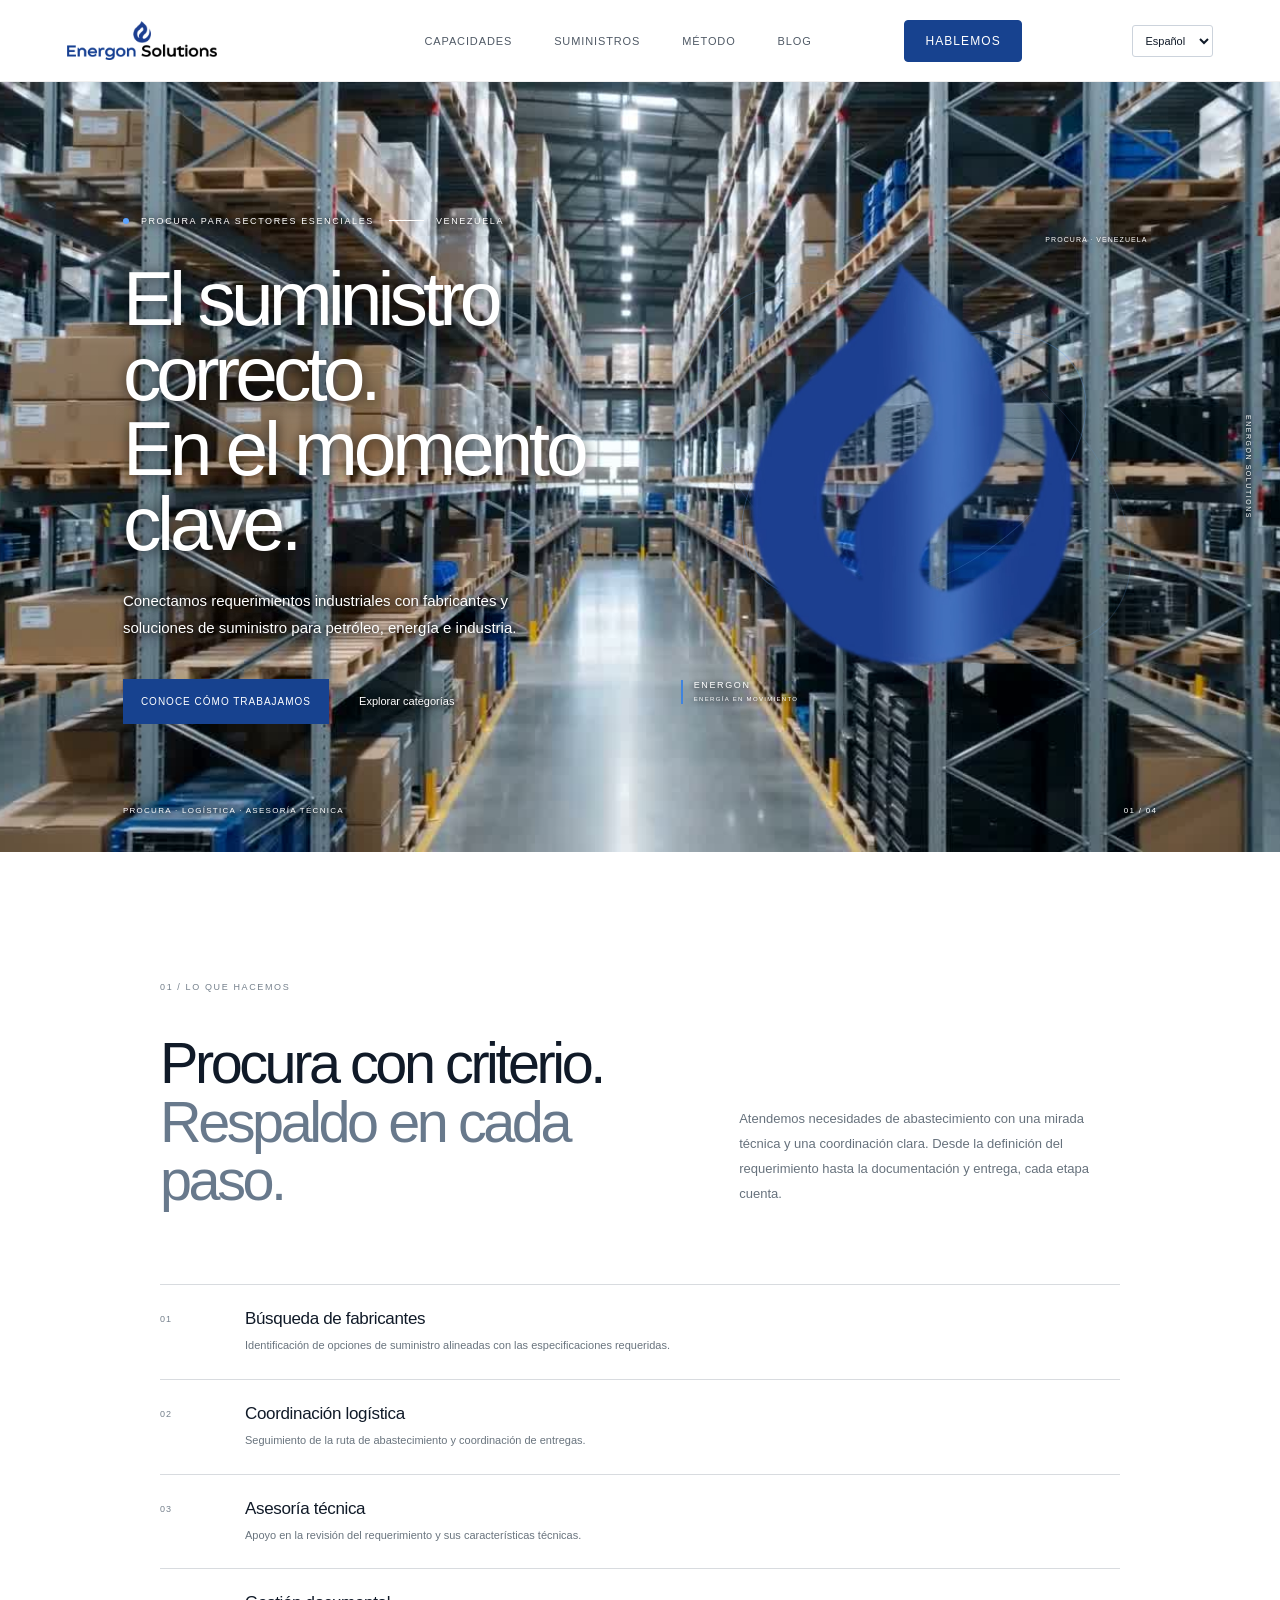
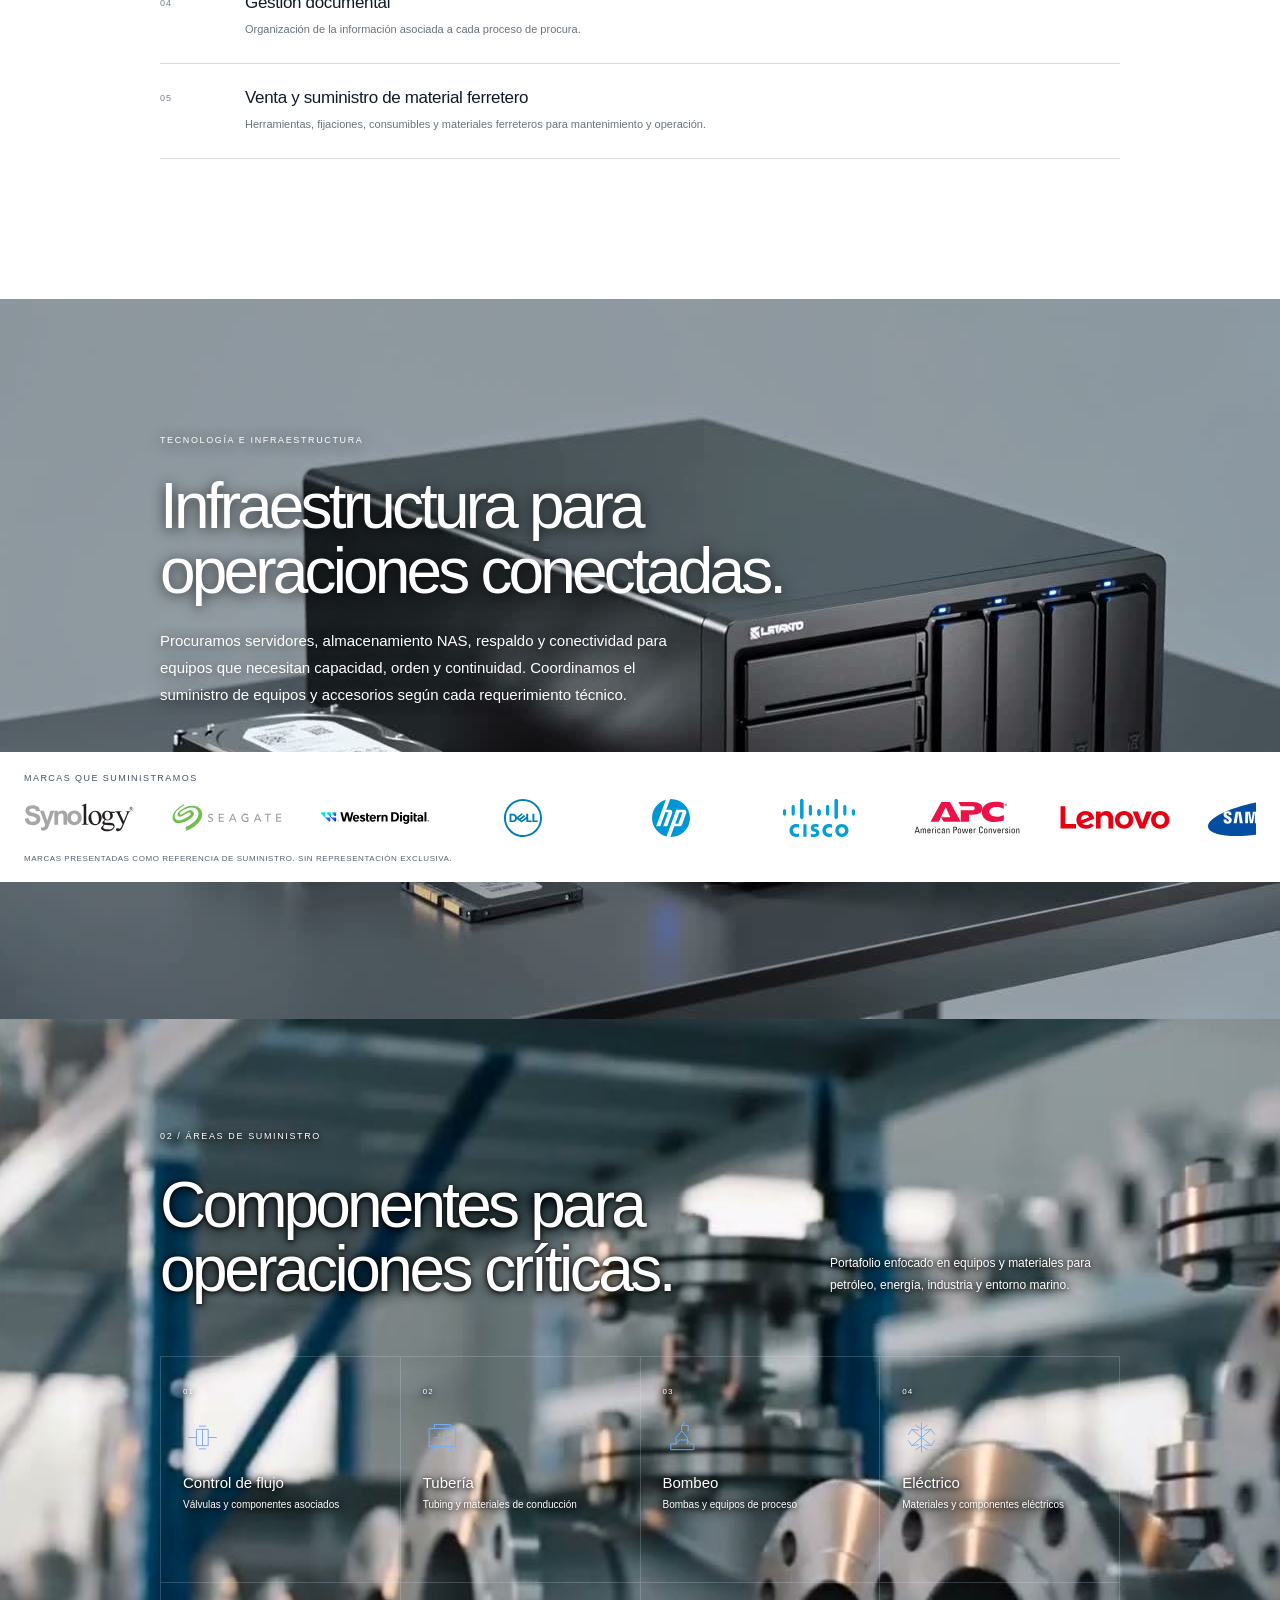
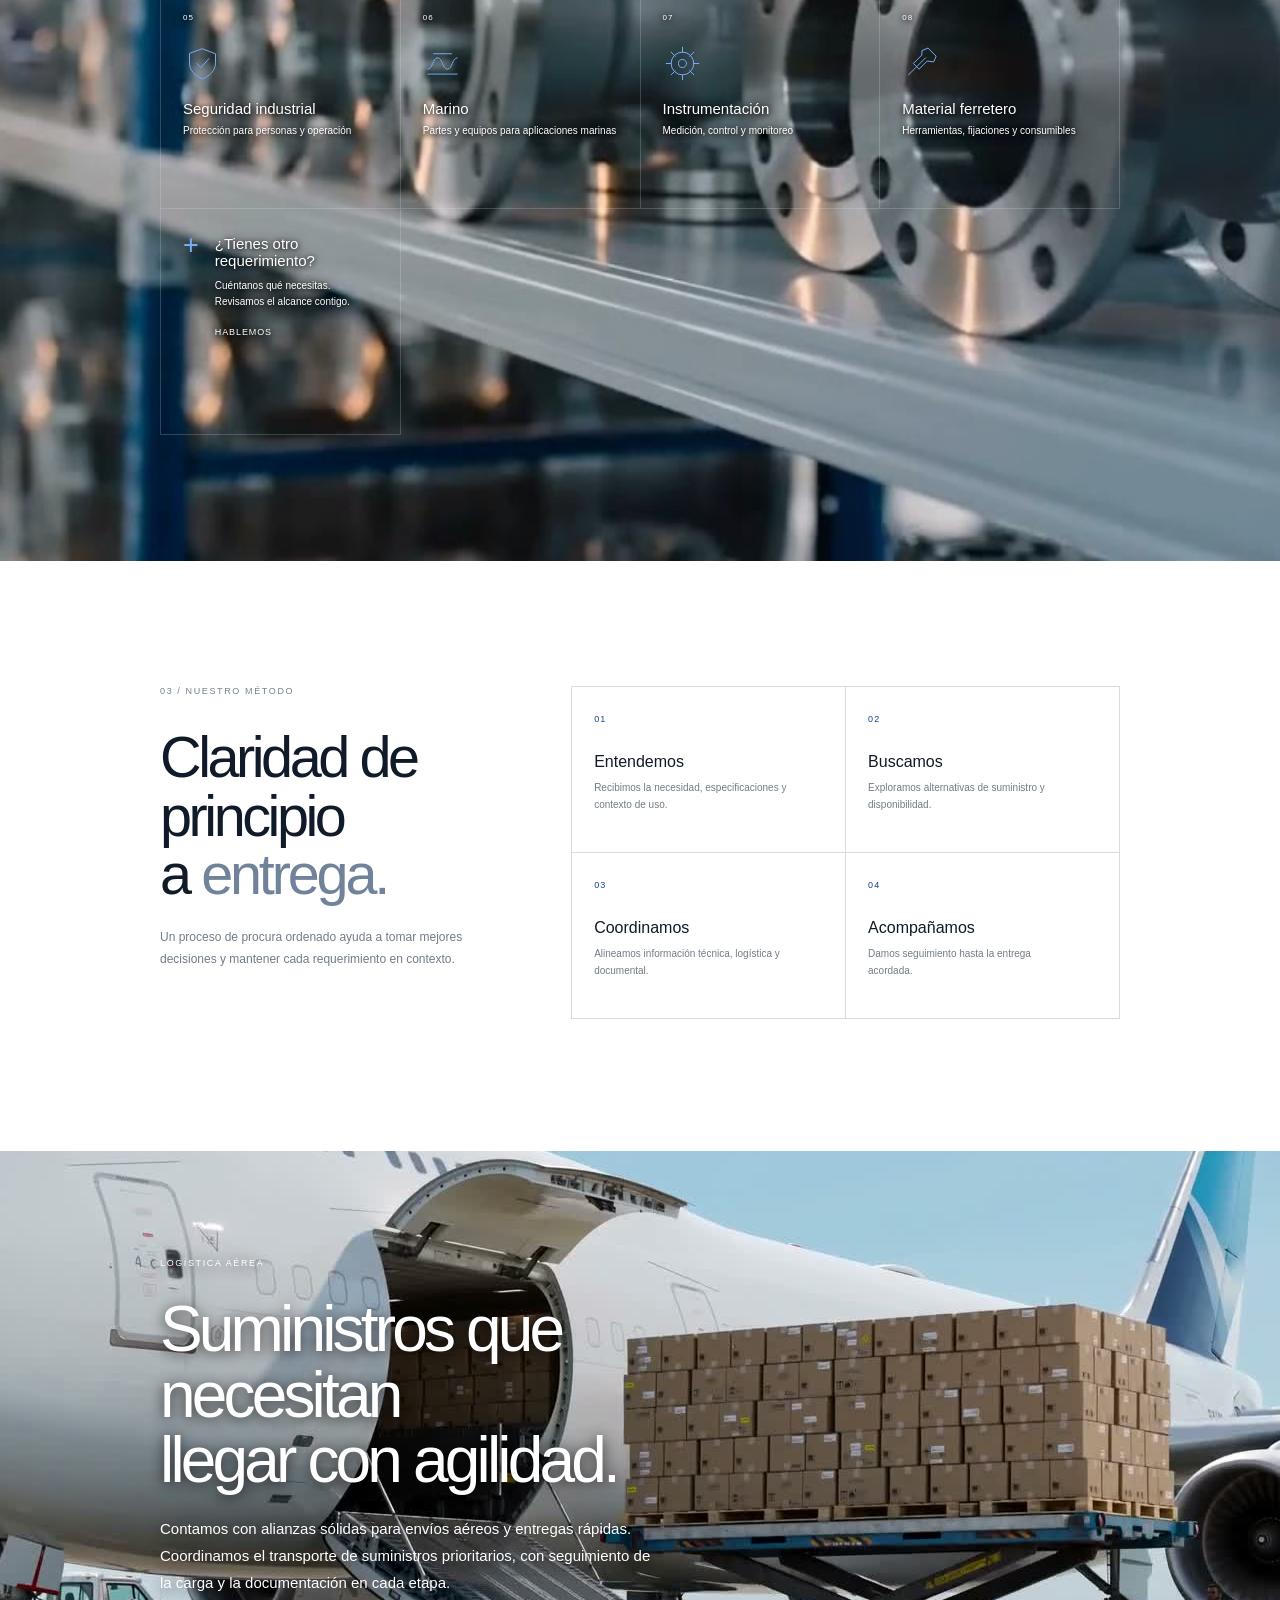
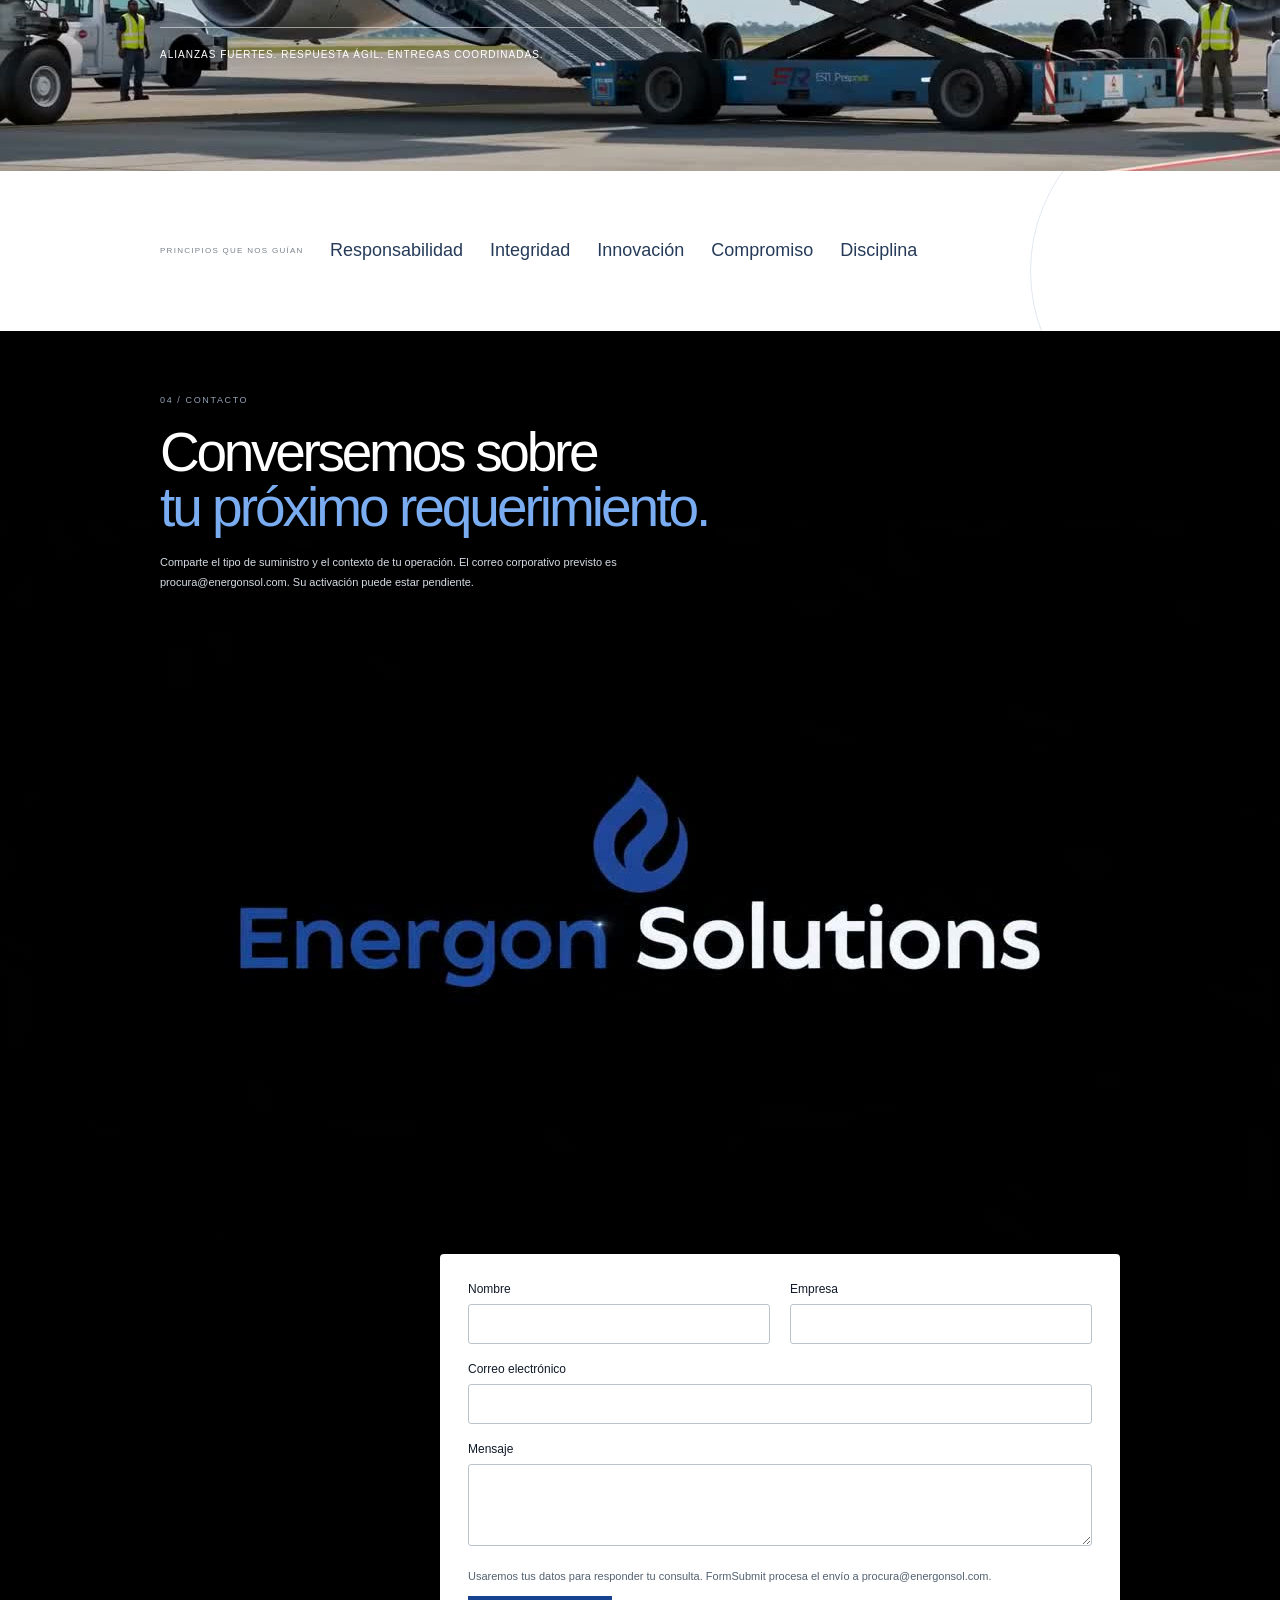
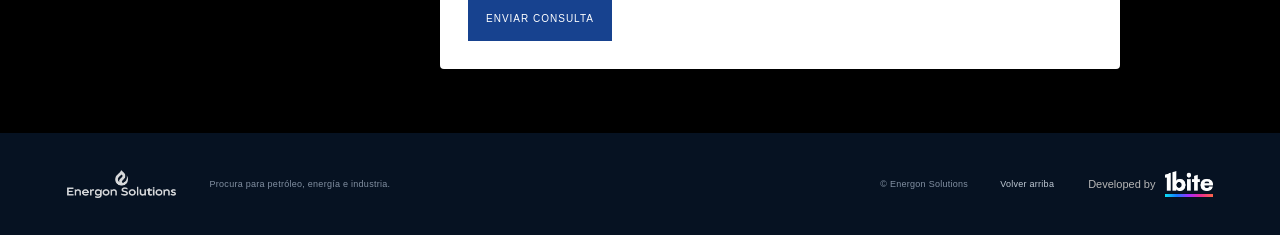
<file: index.html>
<!doctype html>
<html lang="es">
<head>
  <meta charset="utf-8" />
  <meta name="viewport" content="width=device-width, initial-scale=1" />
  <meta name="theme-color" content="#fff" />
  <meta name="description" content="Procura de suministros para los sectores petrolero, energético e industrial en Venezuela." />
  <title>Energon — Procura que mueve industria</title>
  <link rel="icon" href="assets/energon-flame.svg" type="image/svg+xml" />
  <link rel="stylesheet" href="styles.css?v=contact-spacing-3" />
  <style>
    .hero { background: var(--paper) url("assets/energon-hero-poster.jpg?v=2") 72% center / cover no-repeat; color: #fff; }
    .hero-video { position: absolute; inset: 0; width: 100%; height: 100%; z-index: 0; object-fit: cover; object-position: 72% center; opacity: 1; }
    .hero-video-mask, .hero-grid { display: none; }
    .hero-content, .flame-stage, .hero-foot, .hero-side-label { z-index: 2; }
    .hero h1, .hero h1 em { color: #fff; text-shadow: 0 2px 14px rgba(0,0,0,.7); }
    .hero .eyebrow, .hero-copy, .hero .text-link, .hero-foot, .hero-index, .flame-caption, .flame-caption small, .stage-coordinate, .hero-side-label { color: #fff; text-shadow: 0 1px 6px #000, 0 2px 14px rgba(0,0,0,.65); }
    .status-dot { background: #5aa2ff; } .eyebrow-line { background: #fff; }
    .button-primary { background: #17428f; } .button-primary:hover { background: #2c69c4; }
    .brand-flame { filter: drop-shadow(0 4px 16px rgba(255,255,255,.45)); }
    .orbit { border-color: rgba(108,162,235,.32); } .orbit-two { border-color: rgba(108,162,235,.19); }
    .air-cargo { position: relative; min-height: 620px; display: grid; align-items: center; overflow: hidden; color: #fff; background: #071426 url("assets/energon-air-cargo-poster.jpg?v=2") center / cover no-repeat; }
    .air-cargo-video { position: absolute; inset: 0; z-index: 0; width: 100%; height: 100%; object-fit: cover; object-position: center; }
    .air-cargo-content { position: relative; z-index: 1; max-width: 850px; padding-top: 80px; padding-bottom: 80px; }
    .air-cargo .section-kicker, .air-cargo-copy, .air-cargo-note { color: #fff; text-shadow: 0 2px 14px rgba(0,0,0,.72); }
    .air-cargo h2 { margin: 29px 0 22px; max-width: 760px; font-size: clamp(42px,5vw,70px); font-weight: 500; line-height: 1.02; letter-spacing: -.06em; text-shadow: 0 2px 14px rgba(0,0,0,.72); }
    .air-cargo h2 em { color: #fff; font-style: normal; }
    .air-cargo-copy { max-width: 505px; margin: 0; font-size: 15px; line-height: 1.8; }
    .air-cargo-note { max-width: 505px; margin: 31px 0 0; padding-top: 18px; border-top: 1px solid rgba(255,255,255,.52); font-size: 10px; letter-spacing: .1em; line-height: 1.7; text-transform: uppercase; }
    .technology { position: relative; min-height: 720px; display: grid; align-items: center; overflow: hidden; color: #fff; background: #071426 url("assets/energon-technology-poster.jpg") center / cover no-repeat; }
    .technology-video { position: absolute; inset: 0; z-index: 0; width: 100%; height: 100%; object-fit: cover; object-position: center; }
    .technology-content { position: relative; z-index: 1; padding-top: 82px; padding-bottom: 82px; }
    .technology .section-kicker, .technology-copy { color: #fff; text-shadow: 0 2px 14px rgba(0,0,0,.72); }
    .technology h2 { max-width: 790px; margin: 29px 0 22px; font-size: clamp(42px,5vw,70px); font-weight: 500; line-height: 1.02; letter-spacing: -.06em; text-shadow: 0 2px 14px rgba(0,0,0,.72); }
    .technology h2 em { color: #fff; font-style: normal; }
    .technology-copy { max-width: 540px; margin: 0; font-size: 15px; line-height: 1.8; }
    .tech-brands { max-width: 780px; margin-top: 44px; padding: 21px 24px 17px; background: #fff; color: #101a28; }
    .tech-brands-title { display: block; margin-bottom: 16px; color: #405168; font-size: 9px; letter-spacing: .16em; text-transform: uppercase; }
    .tech-brand-grid { display: grid; grid-template-columns: repeat(5, 1fr); gap: 15px 22px; align-items: center; }
    .tech-brand-grid img { display: block; width: 100%; max-width: 92px; max-height: 25px; margin: 0 auto; object-fit: contain; }
    .tech-disclaimer { margin: 16px 0 0; color: #536271; font-size: 8px; letter-spacing: .07em; line-height: 1.55; text-transform: uppercase; }
    @media (prefers-reduced-motion: reduce) { .hero-video { display: none; } }
    @media (prefers-reduced-motion: reduce) { .air-cargo-video, .technology-video { display: none; } }
    @media (max-width: 650px) { .hero-video, .air-cargo-video, .technology-video { display: none; } .air-cargo { min-height: 530px; } .air-cargo-content, .technology-content { padding-top: 72px; padding-bottom: 72px; } .air-cargo h2, .technology h2 { font-size: 43px; } .air-cargo-copy, .technology-copy { font-size: 13px; } .technology { min-height: 690px; } .tech-brands { margin-top: 35px; padding: 18px 15px 15px; } .tech-brand-grid { grid-template-columns: repeat(3, 1fr); gap: 16px; } }

    .brand-marquee { overflow: hidden; width: 100%; }
    .brand-track { display: flex; width: max-content; animation: brand-scroll 28s linear infinite; }
    .brand-set { display: flex; flex-shrink: 0; align-items: center; gap: 38px; padding-right: 38px; }
    .brand-set img { width: 110px; height: 38px; object-fit: contain; flex-shrink: 0; }
    .brand-marquee:hover .brand-track { animation-play-state: paused; }
    @keyframes brand-scroll { to { transform: translateX(-50%); } }
    @media (prefers-reduced-motion: reduce) { .brand-track { animation: none; width: auto; } .brand-set { flex-wrap: wrap; gap: 20px; padding: 0; } .brand-set[aria-hidden] { display:none; } }

    .hero { background: #071426 url("assets/energon-procurement-poster.jpg") center / cover no-repeat; }
    .catalog { position: relative; isolation: isolate; overflow: hidden; background: #071426 url("assets/energon-hero-poster.jpg?v=2") center / cover no-repeat; }
    .catalog-video { position: absolute; inset:0; width:100%; height:100%; object-fit:cover; z-index:-1; opacity:1; }
    .catalog-top, .catalog-grid { position:relative; z-index:1; }
    .catalog h2, .catalog h2 em, .catalog h3, .catalog p, .catalog .section-kicker, .catalog .card-index, .catalog a { color:#fff; text-shadow:0 1px 5px #000, 0 2px 12px rgba(0,0,0,.8); }
    .catalog-card { background:transparent; }
    @media (max-width:650px), (prefers-reduced-motion:reduce) { .catalog-video { display:none; } }
    .flame-video { transform:scale(1.5); animation:none; filter:none; width:100%; max-width:520px; height:auto; object-fit:contain; }
    .tech-brands { width:100vw; max-width:none; margin-left:calc(50% - 50vw); padding-left:24px; padding-right:24px; }
  </style>
<link rel="stylesheet" href="/assets/1bite-credit.css"></head>
<body>
  <a class="skip-link" href="#contenido">Saltar al contenido</a>
  <header class="site-header">
    <a class="brand" href="#inicio" aria-label="Energon, inicio"><img src="assets/energon.png" alt="Energon Solutions" /></a>
    <nav aria-label="Navegación principal">
      <a href="#capacidades">Capacidades</a>
      <a href="#suministros">Suministros</a>
      <a href="#metodo">Método</a>
      <a href="/blog/">Blog</a>
    </nav>
    <a class="header-cta" href="#contacto">Hablemos</a>
    <select id="language-switcher" aria-label="Idioma"><option value="es">ES</option><option value="en">EN</option><option value="fr">FR</option><option value="it">IT</option></select>
    <button class="menu-toggle" aria-label="Abrir menú" aria-expanded="false"><span></span><span></span></button>
  </header>

  <main id="contenido">
    <section class="hero" id="inicio">
      <video class="hero-video" data-background-video aria-hidden="true" autoplay muted loop playsinline preload="none" poster="assets/energon-procurement-poster.jpg" data-webm="assets/energon-procurement.webm" data-mp4="assets/energon-procurement.mp4"></video>

      <div class="hero-video-mask" aria-hidden="true"></div>
      <div class="hero-grid" aria-hidden="true"></div>
      <div class="hero-content">
        <p class="eyebrow"><span class="status-dot"></span> Procura para sectores esenciales <span class="eyebrow-line"></span> Venezuela</p>
        <h1>El suministro correcto.<br /><em>En el momento clave.</em></h1>
        <p class="hero-copy">Conectamos requerimientos industriales con fabricantes y soluciones de suministro para petróleo, energía e industria.</p>
        <div class="hero-actions">
          <a class="button button-primary" href="#capacidades">Conoce cómo trabajamos</a>
          <a class="text-link" href="#suministros">Explorar categorías</a>
        </div>
        <div class="hero-foot"><span>PROCURA · LOGÍSTICA · ASESORÍA TÉCNICA</span><span class="hero-index">01 / 04</span></div>
      </div>
      <div class="flame-stage" aria-label="Símbolo de Energon animado">
        <div class="orbit orbit-one"></div><div class="orbit orbit-two"></div>
        <div class="flame-halo"></div>
        <video class="brand-flame flame-video" autoplay muted loop playsinline aria-label="Llama azul oficial de Energon animada"><source src="assets/energon-flame-animated.webm" type="video/webm" /></video>
        <div class="flame-caption"><span class="caption-mark"></span><span>ENERGON<br /><small>ENERGÍA EN MOVIMIENTO</small></span></div>
        <span class="stage-coordinate">PROCURA · VENEZUELA</span>
      </div>
      <div class="hero-side-label" aria-hidden="true">ENERGON SOLUTIONS</div>
    </section>

    <section class="intro section-pad" id="capacidades">
      <div class="section-kicker"><span>01</span> / LO QUE HACEMOS</div>
      <div class="intro-main">
        <h2>Procura con criterio.<br /><span>Respaldo en cada paso.</span></h2>
        <p>Atendemos necesidades de abastecimiento con una mirada técnica y una coordinación clara. Desde la definición del requerimiento hasta la documentación y entrega, cada etapa cuenta.</p>
      </div>
      <div class="capability-list">
        <article><span class="cap-num">01</span><div><h3>Búsqueda de fabricantes</h3><p>Identificación de opciones de suministro alineadas con las especificaciones requeridas.</p></div></article>
        <article><span class="cap-num">02</span><div><h3>Coordinación logística</h3><p>Seguimiento de la ruta de abastecimiento y coordinación de entregas.</p></div></article>
        <article><span class="cap-num">03</span><div><h3>Asesoría técnica</h3><p>Apoyo en la revisión del requerimiento y sus características técnicas.</p></div></article>
        <article><span class="cap-num">04</span><div><h3>Gestión documental</h3><p>Organización de la información asociada a cada proceso de procura.</p></div></article>
        <article><span class="cap-num">05</span><div><h3>Venta y suministro de material ferretero</h3><p>Herramientas, fijaciones, consumibles y materiales ferreteros para mantenimiento y operación.</p></div></article>
      </div>
    </section>



    <section class="technology" id="tecnologia" aria-labelledby="tecnologia-titulo">
      <video class="technology-video" data-background-video aria-hidden="true" autoplay muted loop playsinline preload="none" poster="assets/energon-technology-poster.jpg" data-webm="assets/energon-technology.webm" data-mp4="assets/energon-technology.mp4"></video>
      <div class="technology-content section-pad">
        <div class="section-kicker light">TECNOLOGÍA E INFRAESTRUCTURA</div>
        <h2 id="tecnologia-titulo">Infraestructura para<br /><em>operaciones conectadas.</em></h2>
        <p class="technology-copy">Procuramos servidores, almacenamiento NAS, respaldo y conectividad para equipos que necesitan capacidad, orden y continuidad. Coordinamos el suministro de equipos y accesorios según cada requerimiento técnico.</p>
        <div class="tech-brands" aria-label="Marcas de tecnología que suministramos">
          <span class="tech-brands-title">Marcas que suministramos</span>
          <div class="brand-marquee" aria-label="Marcas de tecnología"><div class="brand-track"><div class="brand-set">            <img src="assets/marcas/synology.svg" alt="Synology" />
            <img src="assets/marcas/seagate.svg" alt="Seagate" />
            <img src="assets/marcas/wd.svg" alt="Western Digital" />
            <img src="assets/marcas/dell.svg" alt="Dell" />
            <img src="assets/marcas/hp.svg" alt="HP" />
            <img src="assets/marcas/cisco.svg" alt="Cisco" />
            <img src="assets/marcas/apc.svg" alt="APC" />
            <img src="assets/marcas/lenovo.svg" alt="Lenovo" />
            <img src="assets/marcas/samsung.svg" alt="Samsung" />
            <img src="assets/marcas/anker.svg" alt="Anker" />
            <img src="assets/marcas/goldenmate.jpg" alt="GoldenMate" />
</div><div class="brand-set" aria-hidden="true">            <img src="assets/marcas/synology.svg" alt="Synology" />
            <img src="assets/marcas/seagate.svg" alt="Seagate" />
            <img src="assets/marcas/wd.svg" alt="Western Digital" />
            <img src="assets/marcas/dell.svg" alt="Dell" />
            <img src="assets/marcas/hp.svg" alt="HP" />
            <img src="assets/marcas/cisco.svg" alt="Cisco" />
            <img src="assets/marcas/apc.svg" alt="APC" />
            <img src="assets/marcas/lenovo.svg" alt="Lenovo" />
            <img src="assets/marcas/samsung.svg" alt="Samsung" />
            <img src="assets/marcas/anker.svg" alt="Anker" />
            <img src="assets/marcas/goldenmate.jpg" alt="GoldenMate" />
</div></div></div>
          <p class="tech-disclaimer">Marcas presentadas como referencia de suministro. Sin representación exclusiva.</p>
        </div>
      </div>
    </section>

    <section class="catalog section-pad" id="suministros">
      <video class="catalog-video" data-background-video aria-hidden="true" autoplay muted loop playsinline preload="none" poster="assets/energon-hero-poster.jpg?v=2" data-webm="assets/energon-hero.webm?v=2" data-mp4="assets/energon-hero.mp4?v=2"></video>
      <div class="catalog-top"><div><div class="section-kicker light"><span>02</span> / ÁREAS DE SUMINISTRO</div><h2>Componentes para<br /><em>operaciones críticas.</em></h2></div><p>Portafolio enfocado en equipos y materiales para petróleo, energía, industria y entorno marino.</p></div>
      <div class="catalog-grid">
        <article class="catalog-card"><span class="card-index">01</span><div class="line-icon"><svg viewBox="0 0 48 48"><path d="M7 24h10m14 0h10M17 14h14v20H17zM20 10h8m-8 28h8M24 14v20"/></svg></div><h3>Control de flujo</h3><p>Válvulas y componentes asociados</p></article>
        <article class="catalog-card"><span class="card-index">02</span><div class="line-icon"><svg viewBox="0 0 48 48"><path d="M8 13h32v22H8zM14 13V8h20v5M14 35v5m20-5v5M14 24h20M20 19v10m8-10v10"/></svg></div><h3>Tubería</h3><p>Tubing y materiales de conducción</p></article>
        <article class="catalog-card"><span class="card-index">03</span><div class="line-icon"><svg viewBox="0 0 48 48"><path d="M10 32h6l4-5h10l4 5h4v7H10zM16 32v-8l7-8 7 8v8M23 16V9h8v7M23 9l4-4"/></svg></div><h3>Bombeo</h3><p>Bombas y equipos de proceso</p></article>
        <article class="catalog-card"><span class="card-index">04</span><div class="line-icon"><svg viewBox="0 0 48 48"><path d="M24 6v36M12 14l24 20M36 14 12 34M17 9l7 5 7-5m-14 30 7-5 7 5M8 20l4-6 8 1m20 13-4 6-8-1M40 20l-4-6-8 1M8 28l4 6 8-1"/></svg></div><h3>Eléctrico</h3><p>Materiales y componentes eléctricos</p></article>
        <article class="catalog-card"><span class="card-index">05</span><div class="line-icon"><svg viewBox="0 0 48 48"><path d="M24 6 40 12v11c0 10-7 16-16 20C15 39 8 33 8 23V12zM17 24l5 5 10-11"/></svg></div><h3>Seguridad industrial</h3><p>Protección para personas y operación</p></article>
        <article class="catalog-card"><span class="card-index">06</span><div class="line-icon"><svg viewBox="0 0 48 48"><path d="M6 31c6 0 6-14 12-14s6 14 12 14 6-14 12-14M6 37h36M13 12h22"/></svg></div><h3>Marino</h3><p>Partes y equipos para aplicaciones marinas</p></article>
        <article class="catalog-card"><span class="card-index">07</span><div class="line-icon"><svg viewBox="0 0 48 48"><circle cx="24" cy="24" r="14"/><circle cx="24" cy="24" r="5"/><path d="M24 4v6m0 28v6M4 24h6m28 0h6M10 10l5 5m18 18 5 5M38 10l-5 5m-18 18-5 5"/></svg></div><h3>Instrumentación</h3><p>Medición, control y monitoreo</p></article>
        <article class="catalog-card"><span class="card-index">08</span><div class="line-icon"><svg viewBox="0 0 48 48"><path d="M8 38 29 17m-4-9 7-3 10 10-3 7-8-1-10 10-7-7 10-10z"/></svg></div><h3>Material ferretero</h3><p>Herramientas, fijaciones y consumibles</p></article>
        <article class="catalog-card catalog-note"><span class="note-mark">+</span><div><h3>¿Tienes otro requerimiento?</h3><p>Cuéntanos qué necesitas. Revisamos el alcance contigo.</p><a href="#contacto">Hablemos</a></div></article>
      </div>
    </section>



    <section class="method section-pad" id="metodo">
      <div class="method-heading"><div class="section-kicker"><span>03</span> / NUESTRO MÉTODO</div><h2>Claridad de principio<br />a <em>entrega.</em></h2><p>Un proceso de procura ordenado ayuda a tomar mejores decisiones y mantener cada requerimiento en contexto.</p></div>
      <div class="steps">
        <article><span>01</span><h3>Entendemos</h3><p>Recibimos la necesidad, especificaciones y contexto de uso.</p></article>
        <article><span>02</span><h3>Buscamos</h3><p>Exploramos alternativas de suministro y disponibilidad.</p></article>
        <article><span>03</span><h3>Coordinamos</h3><p>Alineamos información técnica, logística y documental.</p></article>
        <article><span>04</span><h3>Acompañamos</h3><p>Damos seguimiento hasta la entrega acordada.</p></article>
      </div>
    </section>

    <section class="air-cargo" id="logistica-aerea" aria-labelledby="logistica-aerea-titulo">
      <video class="air-cargo-video" data-background-video aria-hidden="true" autoplay muted loop playsinline preload="none" poster="assets/energon-air-cargo-poster.jpg?v=2" data-webm="assets/energon-air-cargo.webm?v=2" data-mp4="assets/energon-air-cargo.mp4?v=2"></video>
      <div class="air-cargo-content section-pad">
        <div class="section-kicker light">LOGÍSTICA AÉREA</div>
        <h2 id="logistica-aerea-titulo">Suministros que necesitan<br /><em>llegar con agilidad.</em></h2>
        <p class="air-cargo-copy">Contamos con alianzas sólidas para envíos aéreos y entregas rápidas. Coordinamos el transporte de suministros prioritarios, con seguimiento de la carga y la documentación en cada etapa.</p>
        <p class="air-cargo-note">Alianzas fuertes. Respuesta ágil. Entregas coordinadas.</p>
      </div>
    </section>

    <section class="values-band"><div class="values-label">PRINCIPIOS QUE NOS GUÍAN</div><div class="values-list"><span>Responsabilidad</span><span>Integridad</span><span>Innovación</span><span>Compromiso</span><span>Disciplina</span></div><div class="values-orbit" aria-hidden="true"></div></section>

    <section class="contact section-pad" id="contacto">
      <video class="contact-video" data-background-video aria-hidden="true" autoplay muted loop playsinline preload="none" poster="assets/energon-contact-logo-poster.jpg" data-mp4="assets/energon-contact-logo.mp4"></video>
      <div class="contact-copy"><div class="section-kicker light"><span>04</span> / CONTACTO</div><h2>Conversemos sobre<br /><em>tu próximo requerimiento.</em></h2><p>Comparte el tipo de suministro y el contexto de tu operación. El correo corporativo previsto es procura@energonsol.com. Su activación puede estar pendiente.</p></div>
      <form id="contact-form" class="contact-form" action="https://formsubmit.co/procura@energonsol.com" method="POST">
        <input type="hidden" name="_subject" value="Nueva consulta de procura · Energon Solutions" />
        <input type="hidden" name="_template" value="table" />
        <input type="hidden" name="_captcha" value="true" />
        <input type="text" name="_honey" tabindex="-1" autocomplete="off" class="form-honey" aria-hidden="true" />
        <div class="form-row"><label><span data-i18n="form.name">Nombre</span><input name="name" autocomplete="name" maxlength="120" required /></label><label><span data-i18n="form.company">Empresa</span><input name="company" autocomplete="organization" maxlength="160" /></label></div>
        <label><span data-i18n="form.email">Correo electrónico</span><input type="email" name="email" autocomplete="email" maxlength="254" required /></label>
        <label><span data-i18n="form.message">¿Qué necesitas suministrar?</span><textarea name="message" rows="4" maxlength="5000" required></textarea></label>
        <p class="form-privacy" data-i18n="form.privacy">Usaremos tus datos para responder tu consulta. El envío se procesa con FormSubmit y se entrega a procura@energonsol.com.</p>
        <button type="submit" class="button button-primary" data-i18n="form.send">Enviar consulta</button>
      </form>
    </section>
  </main>
  <footer class="site-footer"><a class="footer-brand" href="#inicio"><img src="assets/energon.png" alt="Energon Solutions" /></a><span>Procura para petróleo, energía e industria.</span><span class="footer-right">© Energon Solutions <a href="#inicio">Volver arriba</a></span><div style="text-align:center;padding:16px 0"><a class="onebite-credit onebite-credit--dark" href="https://1bite.studio/" target="_blank" rel="noopener noreferrer" aria-label="Developed by 1bite Studio"><span>Developed by</span><span class="onebite-credit__brand"><img class="onebite-credit__logo" src="/assets/1bite-credit-logo.png" width="48" height="19" alt="1bite"><span class="onebite-credit__line" aria-hidden="true"></span></span></a></div></footer>
  <script src="script.js?v=flame2"></script>
  <script src="i18n.js?v=1"></script>
</body>
</html>
</file>
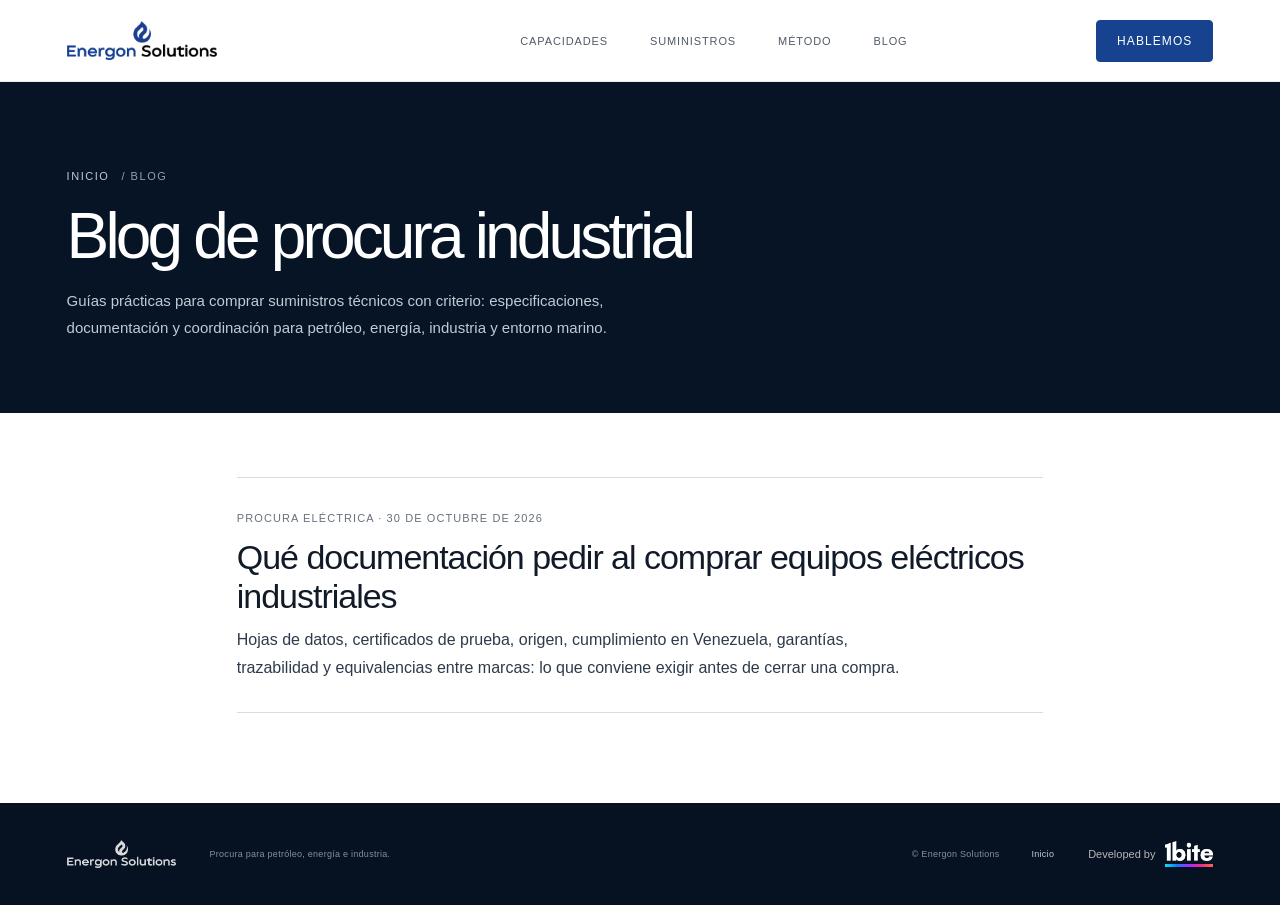
<file: blog/index.html>
<!doctype html>
<html lang="es-VE">
<head>
  <meta charset="utf-8" />
  <meta name="viewport" content="width=device-width, initial-scale=1" />
  <meta name="theme-color" content="#fff" />
  <title>Blog de procura industrial | Energon</title>
  <meta name="description" content="Guías de Energon Solutions sobre procura de suministros para petróleo, energía, industria y entorno marino en Venezuela." />
  <link rel="canonical" href="https://www.energonsol.com/blog/" />
  <meta property="og:type" content="website" />
  <meta property="og:locale" content="es_VE" />
  <meta property="og:site_name" content="Energon Solutions" />
  <meta property="og:title" content="Blog de procura industrial | Energon" />
  <meta property="og:description" content="Guías sobre procura de suministros para petróleo, energía, industria y entorno marino." />
  <meta property="og:url" content="https://www.energonsol.com/blog/" />
  <meta property="og:image" content="https://www.energonsol.com/assets/energon-procurement-poster.jpg" />
  <link rel="icon" href="/assets/energon-flame.svg" type="image/svg+xml" />
  <link rel="stylesheet" href="/styles.css?v=contact-spacing-3" />
  <style>
    .post-hero { background: var(--navy); color: #fff; padding: 88px 5.2vw 72px; }
    .post-hero .section-kicker { color: #91a0b4; font-size: 11px; letter-spacing: .14em; text-transform: uppercase; }
    .post-hero .section-kicker a { color: #c1cbd6; }
    .post-hero h1 { max-width: 900px; margin: 22px 0 18px; font-size: clamp(38px, 5vw, 66px); font-weight: 500; line-height: 1.02; letter-spacing: -.06em; }
    .post-hero p { max-width: 600px; margin: 0; color: #c1cbd6; font-size: 15px; line-height: 1.8; }
    .post-list { max-width: 960px; margin: 0 auto; padding: 64px 6vw 90px; }
    .post-card { display: block; padding: 30px 0; border-top: 1px solid var(--line); border-bottom: 1px solid var(--line); }
    .post-card span { font-size: 11px; letter-spacing: .1em; text-transform: uppercase; color: var(--muted); }
    .post-card h2 { margin: 12px 0 10px; font-size: clamp(24px, 2.8vw, 34px); font-weight: 500; line-height: 1.15; letter-spacing: -.03em; color: var(--ink); }
    .post-card p { margin: 0; color: #2d3a4a; line-height: 1.75; max-width: 680px; }
    .post-card:hover h2 { color: var(--blue); }
    @media (max-width: 650px) { .post-hero { padding: 60px 7vw 52px; } .post-list { padding: 44px 7vw 60px; } }
  </style>
  <script type="application/ld+json">
  {
    "@context": "https://schema.org",
    "@graph": [
      {
        "@type": "Blog",
        "@id": "https://www.energonsol.com/blog/#blog",
        "name": "Blog de Energon Solutions",
        "url": "https://www.energonsol.com/blog/",
        "inLanguage": "es-VE",
        "publisher": { "@type": "Organization", "name": "Energon Solutions", "url": "https://www.energonsol.com/" },
        "blogPost": [
          { "@type": "BlogPosting", "headline": "Qué documentación pedir al comprar equipos eléctricos industriales", "url": "https://www.energonsol.com/blog/documentacion-al-comprar-equipos-electricos-industriales.html", "datePublished": "2026-10-30" }
        ]
      },
      {
        "@type": "BreadcrumbList",
        "itemListElement": [
          { "@type": "ListItem", "position": 1, "name": "Inicio", "item": "https://www.energonsol.com/" },
          { "@type": "ListItem", "position": 2, "name": "Blog", "item": "https://www.energonsol.com/blog/" }
        ]
      }
    ]
  }
  </script>
<link rel="stylesheet" href="/assets/1bite-credit.css"></head>
<body>
  <a class="skip-link" href="#contenido">Saltar al contenido</a>
  <header class="site-header">
    <a class="brand" href="/" aria-label="Energon, inicio"><img src="/assets/energon.png" alt="Energon Solutions" /></a>
    <nav aria-label="Navegación principal">
      <a href="/#capacidades">Capacidades</a>
      <a href="/#suministros">Suministros</a>
      <a href="/#metodo">Método</a>
      <a href="/blog/">Blog</a>
    </nav>
    <a class="header-cta" href="/#contacto">Hablemos</a>
    <button class="menu-toggle" aria-label="Abrir menú" aria-expanded="false"><span></span><span></span></button>
  </header>
  <main id="contenido">
    <section class="post-hero">
      <div class="section-kicker"><a href="/">Inicio</a> / Blog</div>
      <h1>Blog de procura industrial</h1>
      <p>Guías prácticas para comprar suministros técnicos con criterio: especificaciones, documentación y coordinación para petróleo, energía, industria y entorno marino.</p>
    </section>
    <section class="post-list" aria-label="Artículos">
      <a class="post-card" href="/blog/documentacion-al-comprar-equipos-electricos-industriales.html">
        <span>Procura eléctrica · 30 de octubre de 2026</span>
        <h2>Qué documentación pedir al comprar equipos eléctricos industriales</h2>
        <p>Hojas de datos, certificados de prueba, origen, cumplimiento en Venezuela, garantías, trazabilidad y equivalencias entre marcas: lo que conviene exigir antes de cerrar una compra.</p>
      </a>
    </section>
  </main>
  <footer class="site-footer"><a class="footer-brand" href="/"><img src="/assets/energon.png" alt="Energon Solutions" /></a><span>Procura para petróleo, energía e industria.</span><span class="footer-right">© Energon Solutions <a href="/">Inicio</a></span><div style="text-align:center;padding:16px 0"><a class="onebite-credit onebite-credit--dark" href="https://1bite.studio/" target="_blank" rel="noopener noreferrer" aria-label="Developed by 1bite Studio"><span>Developed by</span><span class="onebite-credit__brand"><img class="onebite-credit__logo" src="/assets/1bite-credit-logo.png" width="48" height="19" alt="1bite"><span class="onebite-credit__line" aria-hidden="true"></span></span></a></div></footer>
  <script>
    (function () {
      var b = document.querySelector('.menu-toggle'), n = document.querySelector('.site-header nav');
      if (!b || !n) return;
      b.addEventListener('click', function () {
        var open = b.getAttribute('aria-expanded') === 'true';
        b.setAttribute('aria-expanded', String(!open));
        b.setAttribute('aria-label', open ? 'Abrir menú' : 'Cerrar menú');
        n.classList.toggle('is-open', !open);
      });
    })();
  </script>
</body>
</html>
</file>
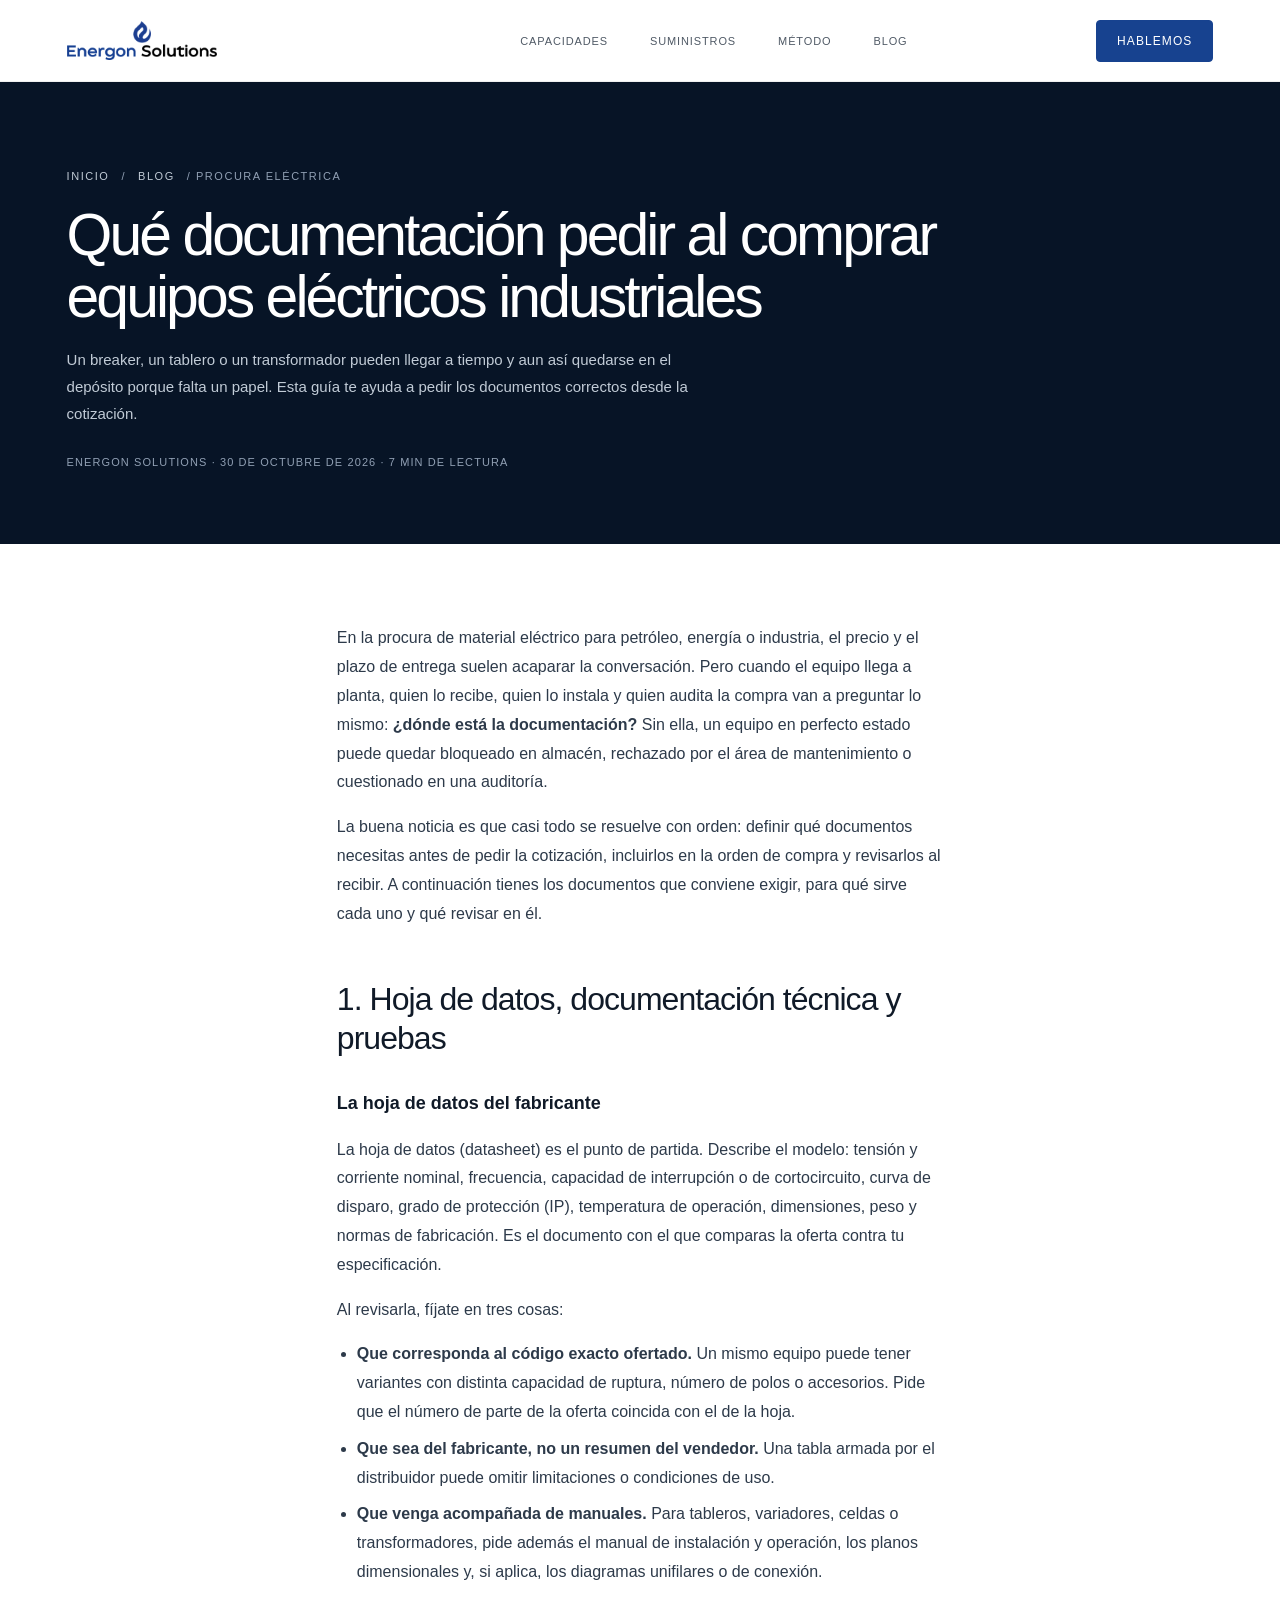
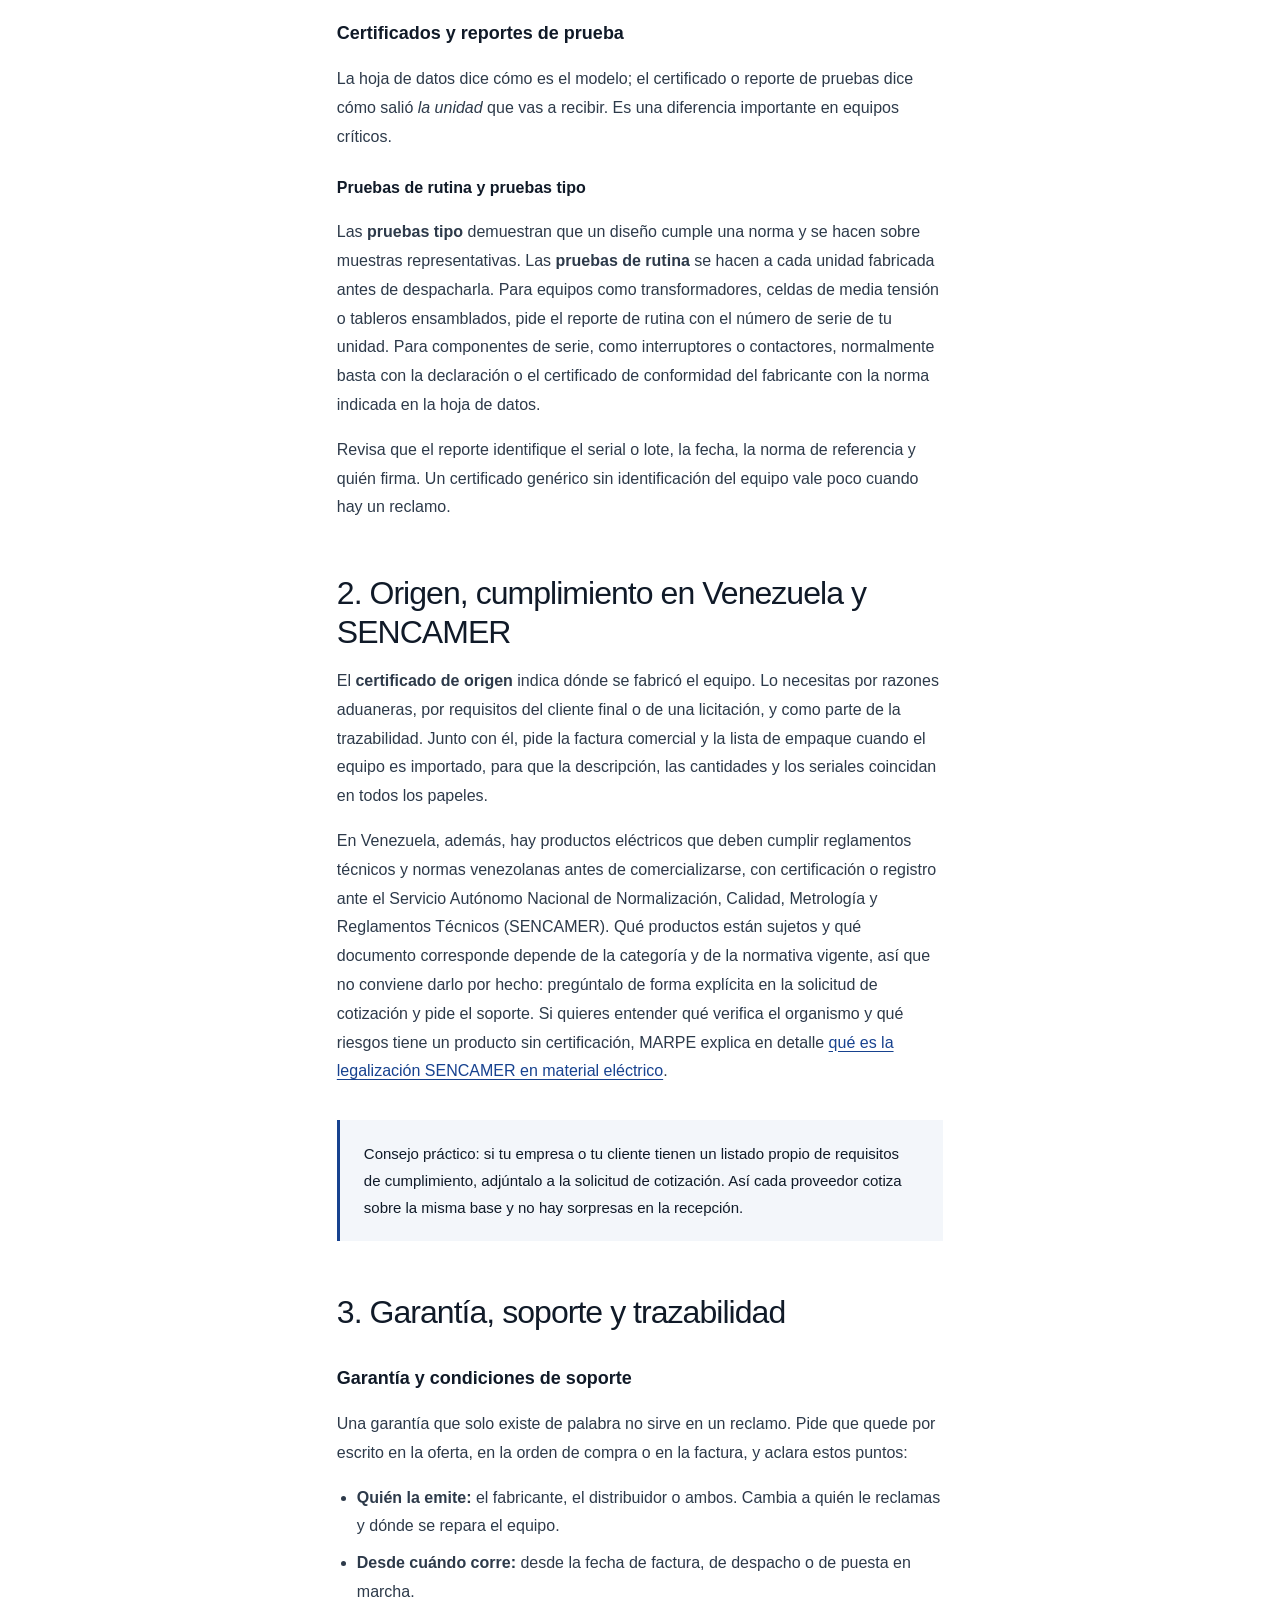
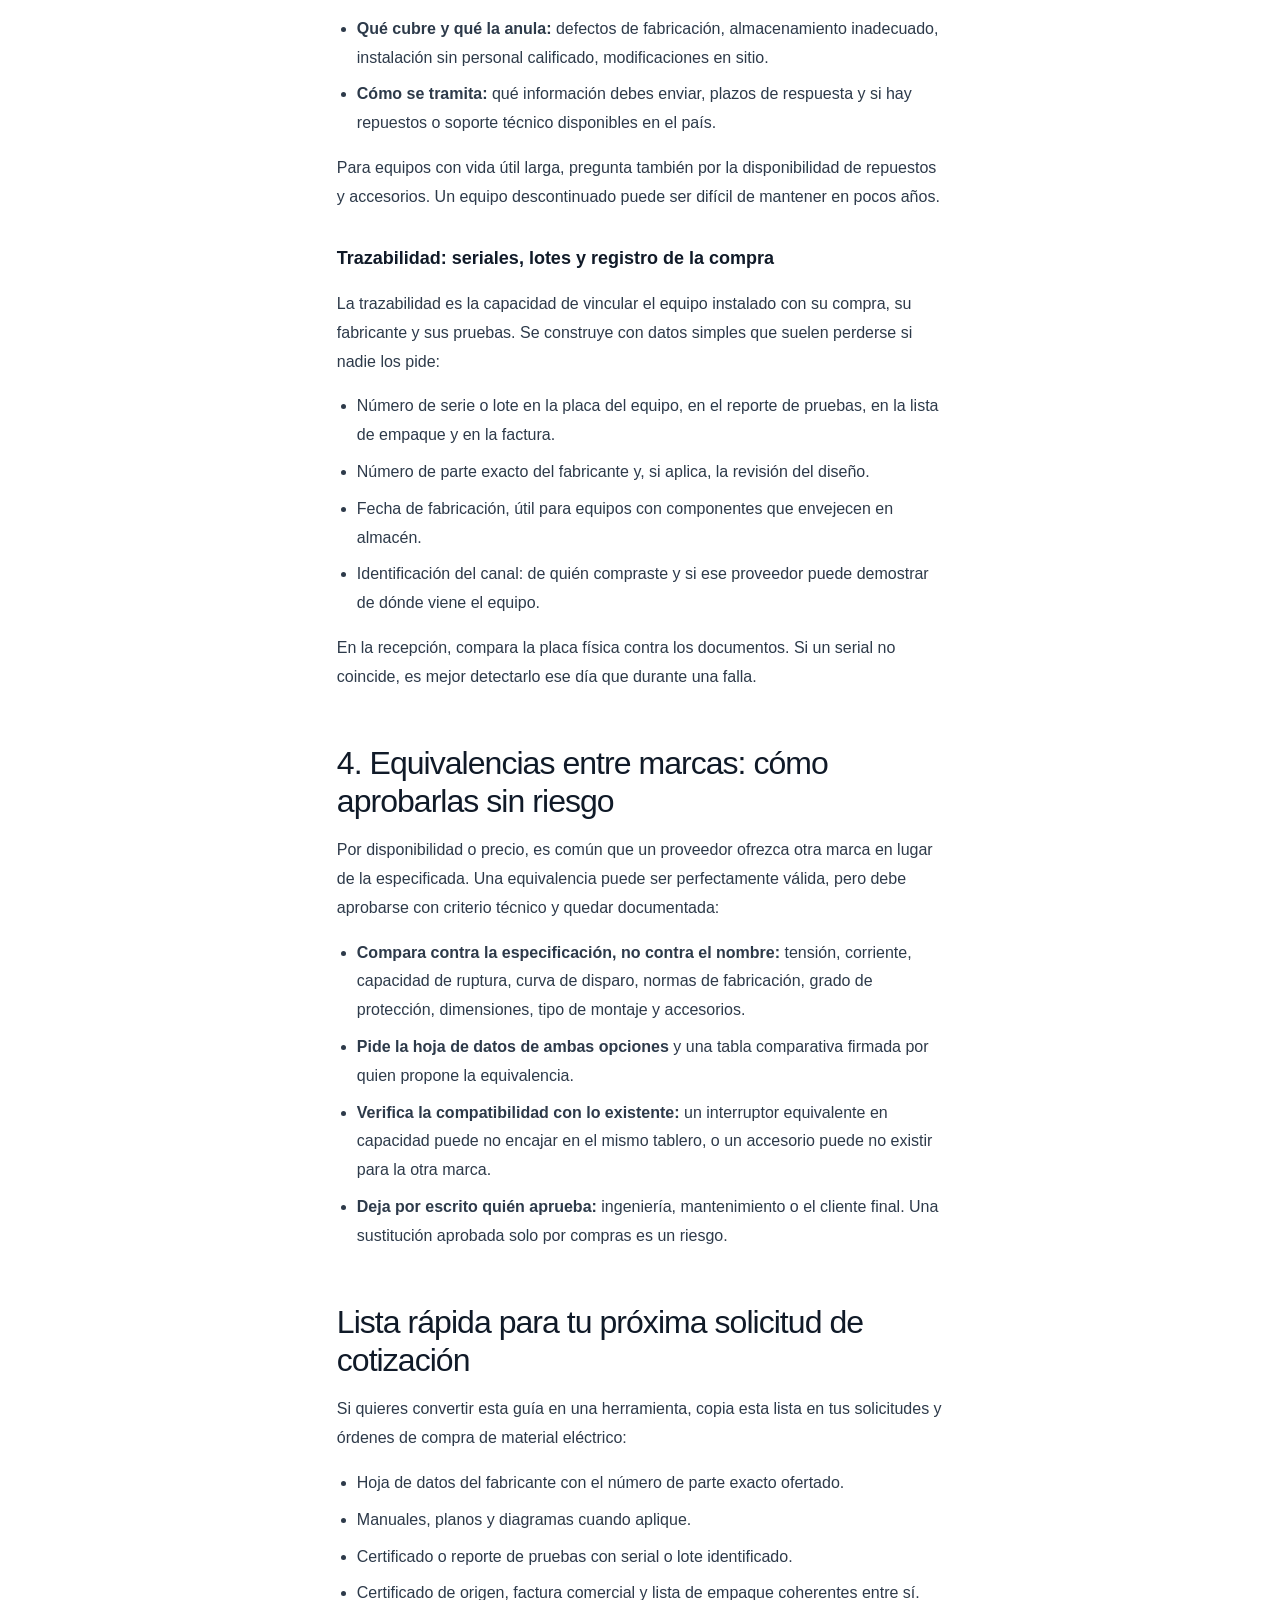
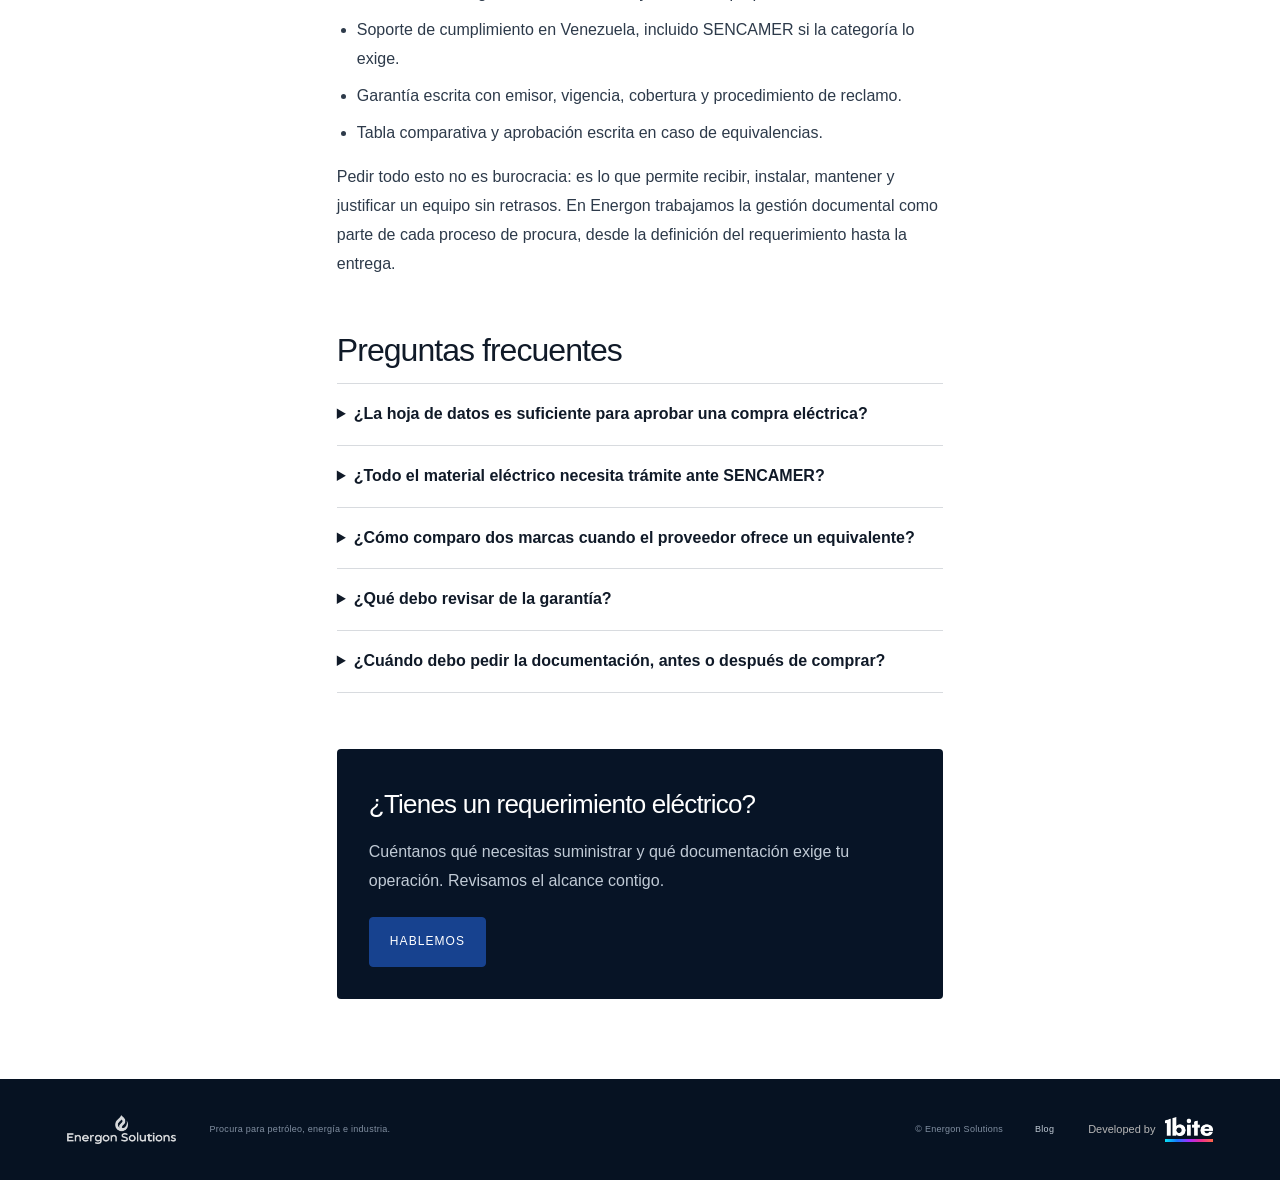
<file: blog/documentacion-al-comprar-equipos-electricos-industriales.html>
<!doctype html>
<html lang="es-VE">
  <head>
    <meta charset="utf-8" />
    <meta name="viewport" content="width=device-width, initial-scale=1" />
    <meta name="theme-color" content="#fff" />
    <title>
      Qué documentación pedir al comprar equipos eléctricos industriales |
      Energon
    </title>
    <meta
      name="description"
      content="Guía para pedir la documentación correcta al comprar equipos eléctricos industriales: hojas de datos, certificados de prueba, origen, SENCAMER, garantías, trazabilidad y equivalencias entre marcas."
    />
    <link
      rel="canonical"
      href="https://www.energonsol.com/blog/documentacion-al-comprar-equipos-electricos-industriales.html"
    />
    <meta property="og:type" content="article" />
    <meta property="og:locale" content="es_VE" />
    <meta property="og:site_name" content="Energon Solutions" />
    <meta
      property="og:title"
      content="Qué documentación pedir al comprar equipos eléctricos industriales"
    />
    <meta
      property="og:description"
      content="Hojas de datos, certificados de prueba, origen, SENCAMER, garantías, trazabilidad y equivalencias: lo que conviene exigir antes de cerrar una compra eléctrica."
    />
    <meta
      property="og:url"
      content="https://www.energonsol.com/blog/documentacion-al-comprar-equipos-electricos-industriales.html"
    />
    <meta
      property="og:image"
      content="https://www.energonsol.com/assets/energon-procurement-poster.jpg"
    />
    <meta property="article:published_time" content="2026-10-30" />
    <meta name="twitter:card" content="summary_large_image" />
    <link rel="icon" href="/assets/energon-flame.svg" type="image/svg+xml" />
    <link rel="stylesheet" href="/styles.css?v=contact-spacing-3" />
    <style>
      .post-hero {
        background: var(--navy);
        color: #fff;
        padding: 88px 5.2vw 72px;
      }
      .post-hero .section-kicker {
        color: #91a0b4;
        font-size: 11px;
        letter-spacing: 0.14em;
        text-transform: uppercase;
      }
      .post-hero .section-kicker a {
        color: #c1cbd6;
      }
      .post-hero h1 {
        max-width: 900px;
        margin: 22px 0 18px;
        font-size: clamp(34px, 4.6vw, 60px);
        font-weight: 500;
        line-height: 1.05;
        letter-spacing: -0.05em;
      }
      .post-hero p {
        max-width: 640px;
        margin: 0;
        color: #c1cbd6;
        font-size: 15px;
        line-height: 1.8;
      }
      .post-meta {
        margin-top: 26px !important;
        font-size: 11px !important;
        letter-spacing: 0.1em;
        text-transform: uppercase;
        color: #91a0b4 !important;
      }
      .post-body {
        max-width: 760px;
        margin: 0 auto;
        padding: 64px 6vw 80px;
        font-size: 16px;
        line-height: 1.8;
        color: var(--ink);
      }
      .post-body h2 {
        margin: 52px 0 14px;
        font-size: clamp(24px, 2.6vw, 32px);
        font-weight: 500;
        line-height: 1.2;
        letter-spacing: -0.03em;
      }
      .post-body h4 {
        margin: 22px 0 6px;
        font-size: 16px;
        font-weight: 600;
      }
      .post-body h3 {
        margin: 30px 0 8px;
        font-size: 18px;
        font-weight: 600;
      }
      .post-body p,
      .post-body li {
        color: #2d3a4a;
      }
      .post-body ul {
        padding-left: 20px;
      }
      .post-body li {
        margin-bottom: 8px;
      }
      .post-body a {
        color: var(--blue);
        text-decoration: underline;
        text-underline-offset: 3px;
      }
      .post-body a:hover {
        color: var(--blue-bright);
      }
      .post-note {
        margin: 34px 0;
        padding: 20px 24px;
        border-left: 3px solid var(--blue);
        background: #f3f6fa;
        font-size: 15px;
      }
      .post-faq details {
        border-top: 1px solid var(--line);
        padding: 16px 0;
      }
      .post-faq details:last-child {
        border-bottom: 1px solid var(--line);
      }
      .post-faq summary {
        cursor: pointer;
        font-weight: 600;
      }
      .post-faq details p {
        margin: 10px 0 0;
      }
      .post-cta {
        margin-top: 56px;
        padding: 32px;
        background: var(--navy);
        color: #fff;
        border-radius: 4px;
      }
      .post-cta .post-cta-title {
        margin: 0 0 10px;
        color: #fff;
        font-size: 26px;
        letter-spacing: -0.03em;
      }
      .post-cta p {
        color: #c1cbd6;
        margin: 0 0 22px;
      }
      .post-cta a.header-cta {
        text-decoration: none;
        color: #fff;
      }
      @media (max-width: 650px) {
        .post-hero {
          padding: 60px 7vw 52px;
        }
        .post-body {
          padding: 44px 7vw 60px;
          font-size: 15px;
        }
      }
    </style>
    <script type="application/ld+json">
      {
        "@context": "https://schema.org",
        "@graph": [
          {
            "@type": "Article",
            "@id": "https://www.energonsol.com/blog/documentacion-al-comprar-equipos-electricos-industriales.html#article",
            "headline": "Qué documentación pedir al comprar equipos eléctricos industriales",
            "description": "Guía para pedir la documentación correcta al comprar equipos eléctricos industriales: hojas de datos, certificados de prueba, origen, SENCAMER, garantías, trazabilidad y equivalencias entre marcas.",
            "image": "https://www.energonsol.com/assets/energon-procurement-poster.jpg",
            "datePublished": "2026-10-30",
            "dateModified": "2026-10-30",
            "inLanguage": "es-VE",
            "mainEntityOfPage": "https://www.energonsol.com/blog/documentacion-al-comprar-equipos-electricos-industriales.html",
            "author": {
              "@type": "Organization",
              "name": "Energon Solutions",
              "url": "https://www.energonsol.com/"
            },
            "publisher": {
              "@type": "Organization",
              "name": "Energon Solutions",
              "url": "https://www.energonsol.com/",
              "logo": {
                "@type": "ImageObject",
                "url": "https://www.energonsol.com/assets/energon.png"
              }
            }
          },
          {
            "@type": "BreadcrumbList",
            "itemListElement": [
              {
                "@type": "ListItem",
                "position": 1,
                "name": "Inicio",
                "item": "https://www.energonsol.com/"
              },
              {
                "@type": "ListItem",
                "position": 2,
                "name": "Blog",
                "item": "https://www.energonsol.com/blog/"
              },
              {
                "@type": "ListItem",
                "position": 3,
                "name": "Documentación al comprar equipos eléctricos industriales",
                "item": "https://www.energonsol.com/blog/documentacion-al-comprar-equipos-electricos-industriales.html"
              }
            ]
          },
          {
            "@type": "FAQPage",
            "mainEntity": [
              {
                "@type": "Question",
                "name": "¿La hoja de datos es suficiente para aprobar una compra eléctrica?",
                "acceptedAnswer": {
                  "@type": "Answer",
                  "text": "No. La hoja de datos describe el modelo, pero no prueba que la unidad que vas a recibir cumple. Para equipos críticos conviene pedir también el certificado o reporte de pruebas del fabricante, la identificación del lote o serial y la documentación de origen."
                }
              },
              {
                "@type": "Question",
                "name": "¿Todo el material eléctrico necesita trámite ante SENCAMER?",
                "acceptedAnswer": {
                  "@type": "Answer",
                  "text": "Depende del tipo de producto y de la normativa vigente para esa categoría. Lo prudente es confirmar con el proveedor si el equipo está sujeto a certificación o registro en Venezuela y pedir el soporte correspondiente antes de cerrar la orden."
                }
              },
              {
                "@type": "Question",
                "name": "¿Cómo comparo dos marcas cuando el proveedor ofrece un equivalente?",
                "acceptedAnswer": {
                  "@type": "Answer",
                  "text": "Compara punto por punto contra tu especificación: tensión y corriente nominal, capacidad de ruptura o cortocircuito, normas de fabricación, grado de protección, dimensiones, montaje y accesorios. Pide la hoja de datos de ambas opciones y deja por escrito quién aprueba la equivalencia."
                }
              },
              {
                "@type": "Question",
                "name": "¿Qué debo revisar de la garantía?",
                "acceptedAnswer": {
                  "@type": "Answer",
                  "text": "Quién la emite (fabricante o distribuidor), desde cuándo corre, qué cubre y qué la anula, cómo se hace el reclamo y si exige instalación o puesta en marcha por personal calificado. Pide que quede escrita en la oferta o la factura."
                }
              },
              {
                "@type": "Question",
                "name": "¿Cuándo debo pedir la documentación, antes o después de comprar?",
                "acceptedAnswer": {
                  "@type": "Answer",
                  "text": "Antes. La lista de documentos requeridos debe ir en la solicitud de cotización y en la orden de compra. Si la exiges al recibir, ya perdiste poder de negociación y puedes quedarte con un equipo que no puedes instalar ni justificar."
                }
              }
            ]
          }
        ]
      }
    </script>
  <link rel="stylesheet" href="/assets/1bite-credit.css"></head>
  <body>
    <a class="skip-link" href="#contenido">Saltar al contenido</a>
    <header class="site-header">
      <a class="brand" href="/" aria-label="Energon, inicio"
        ><img src="/assets/energon.png" alt="Energon Solutions"
      /></a>
      <nav aria-label="Navegación principal">
        <a href="/#capacidades">Capacidades</a>
        <a href="/#suministros">Suministros</a>
        <a href="/#metodo">Método</a>
        <a href="/blog/">Blog</a>
      </nav>
      <a class="header-cta" href="/#contacto">Hablemos</a>
      <button class="menu-toggle" aria-label="Abrir menú" aria-expanded="false">
        <span></span><span></span>
      </button>
    </header>
    <main id="contenido">
      <section class="post-hero">
        <div class="section-kicker">
          <a href="/">Inicio</a> / <a href="/blog/">Blog</a> / Procura eléctrica
        </div>
        <h1>
          Qué documentación pedir al comprar equipos eléctricos industriales
        </h1>
        <p>
          Un breaker, un tablero o un transformador pueden llegar a tiempo y aun
          así quedarse en el depósito porque falta un papel. Esta guía te ayuda
          a pedir los documentos correctos desde la cotización.
        </p>
        <p class="post-meta">
          Energon Solutions · 30 de octubre de 2026 · 7 min de lectura
        </p>
      </section>
      <article class="post-body">
        <p>
          En la procura de material eléctrico para petróleo, energía o
          industria, el precio y el plazo de entrega suelen acaparar la
          conversación. Pero cuando el equipo llega a planta, quien lo recibe,
          quien lo instala y quien audita la compra van a preguntar lo mismo:
          <strong>¿dónde está la documentación?</strong> Sin ella, un equipo en
          perfecto estado puede quedar bloqueado en almacén, rechazado por el
          área de mantenimiento o cuestionado en una auditoría.
        </p>
        <p>
          La buena noticia es que casi todo se resuelve con orden: definir qué
          documentos necesitas antes de pedir la cotización, incluirlos en la
          orden de compra y revisarlos al recibir. A continuación tienes los
          documentos que conviene exigir, para qué sirve cada uno y qué revisar
          en él.
        </p>

        <h2>1. Hoja de datos, documentación técnica y pruebas</h2>
        <h3>La hoja de datos del fabricante</h3>
        <p>
          La hoja de datos (datasheet) es el punto de partida. Describe el
          modelo: tensión y corriente nominal, frecuencia, capacidad de
          interrupción o de cortocircuito, curva de disparo, grado de protección
          (IP), temperatura de operación, dimensiones, peso y normas de
          fabricación. Es el documento con el que comparas la oferta contra tu
          especificación.
        </p>
        <p>Al revisarla, fíjate en tres cosas:</p>
        <ul>
          <li>
            <strong>Que corresponda al código exacto ofertado.</strong> Un mismo
            equipo puede tener variantes con distinta capacidad de ruptura,
            número de polos o accesorios. Pide que el número de parte de la
            oferta coincida con el de la hoja.
          </li>
          <li>
            <strong>Que sea del fabricante, no un resumen del vendedor.</strong>
            Una tabla armada por el distribuidor puede omitir limitaciones o
            condiciones de uso.
          </li>
          <li>
            <strong>Que venga acompañada de manuales.</strong> Para tableros,
            variadores, celdas o transformadores, pide además el manual de
            instalación y operación, los planos dimensionales y, si aplica, los
            diagramas unifilares o de conexión.
          </li>
        </ul>

        <h3>Certificados y reportes de prueba</h3>
        <p>
          La hoja de datos dice cómo es el modelo; el certificado o reporte de
          pruebas dice cómo salió <em>la unidad</em> que vas a recibir. Es una
          diferencia importante en equipos críticos.
        </p>
        <h4>Pruebas de rutina y pruebas tipo</h4>
        <p>
          Las <strong>pruebas tipo</strong> demuestran que un diseño cumple una
          norma y se hacen sobre muestras representativas. Las
          <strong>pruebas de rutina</strong> se hacen a cada unidad fabricada
          antes de despacharla. Para equipos como transformadores, celdas de
          media tensión o tableros ensamblados, pide el reporte de rutina con el
          número de serie de tu unidad. Para componentes de serie, como
          interruptores o contactores, normalmente basta con la declaración o el
          certificado de conformidad del fabricante con la norma indicada en la
          hoja de datos.
        </p>
        <p>
          Revisa que el reporte identifique el serial o lote, la fecha, la norma
          de referencia y quién firma. Un certificado genérico sin
          identificación del equipo vale poco cuando hay un reclamo.
        </p>

        <h2>2. Origen, cumplimiento en Venezuela y SENCAMER</h2>
        <p>
          El <strong>certificado de origen</strong> indica dónde se fabricó el
          equipo. Lo necesitas por razones aduaneras, por requisitos del cliente
          final o de una licitación, y como parte de la trazabilidad. Junto con
          él, pide la factura comercial y la lista de empaque cuando el equipo
          es importado, para que la descripción, las cantidades y los seriales
          coincidan en todos los papeles.
        </p>
        <p>
          En Venezuela, además, hay productos eléctricos que deben cumplir
          reglamentos técnicos y normas venezolanas antes de comercializarse,
          con certificación o registro ante el Servicio Autónomo Nacional de
          Normalización, Calidad, Metrología y Reglamentos Técnicos (SENCAMER).
          Qué productos están sujetos y qué documento corresponde depende de la
          categoría y de la normativa vigente, así que no conviene darlo por
          hecho: pregúntalo de forma explícita en la solicitud de cotización y
          pide el soporte. Si quieres entender qué verifica el organismo y qué
          riesgos tiene un producto sin certificación, MARPE explica en detalle
          <a
            href="https://marpesolutions.com/es/blog/que-es-la-legalizacion-sencamer.html"
            >qué es la legalización SENCAMER en material eléctrico</a
          >.
        </p>
        <div class="post-note">
          Consejo práctico: si tu empresa o tu cliente tienen un listado propio
          de requisitos de cumplimiento, adjúntalo a la solicitud de cotización.
          Así cada proveedor cotiza sobre la misma base y no hay sorpresas en la
          recepción.
        </div>

        <h2>3. Garantía, soporte y trazabilidad</h2>
        <h3>Garantía y condiciones de soporte</h3>
        <p>
          Una garantía que solo existe de palabra no sirve en un reclamo. Pide
          que quede por escrito en la oferta, en la orden de compra o en la
          factura, y aclara estos puntos:
        </p>
        <ul>
          <li>
            <strong>Quién la emite:</strong> el fabricante, el distribuidor o
            ambos. Cambia a quién le reclamas y dónde se repara el equipo.
          </li>
          <li>
            <strong>Desde cuándo corre:</strong> desde la fecha de factura, de
            despacho o de puesta en marcha.
          </li>
          <li>
            <strong>Qué cubre y qué la anula:</strong> defectos de fabricación,
            almacenamiento inadecuado, instalación sin personal calificado,
            modificaciones en sitio.
          </li>
          <li>
            <strong>Cómo se tramita:</strong> qué información debes enviar,
            plazos de respuesta y si hay repuestos o soporte técnico disponibles
            en el país.
          </li>
        </ul>
        <p>
          Para equipos con vida útil larga, pregunta también por la
          disponibilidad de repuestos y accesorios. Un equipo descontinuado
          puede ser difícil de mantener en pocos años.
        </p>

        <h3>Trazabilidad: seriales, lotes y registro de la compra</h3>
        <p>
          La trazabilidad es la capacidad de vincular el equipo instalado con su
          compra, su fabricante y sus pruebas. Se construye con datos simples
          que suelen perderse si nadie los pide:
        </p>
        <ul>
          <li>
            Número de serie o lote en la placa del equipo, en el reporte de
            pruebas, en la lista de empaque y en la factura.
          </li>
          <li>
            Número de parte exacto del fabricante y, si aplica, la revisión del
            diseño.
          </li>
          <li>
            Fecha de fabricación, útil para equipos con componentes que
            envejecen en almacén.
          </li>
          <li>
            Identificación del canal: de quién compraste y si ese proveedor
            puede demostrar de dónde viene el equipo.
          </li>
        </ul>
        <p>
          En la recepción, compara la placa física contra los documentos. Si un
          serial no coincide, es mejor detectarlo ese día que durante una falla.
        </p>

        <h2>4. Equivalencias entre marcas: cómo aprobarlas sin riesgo</h2>
        <p>
          Por disponibilidad o precio, es común que un proveedor ofrezca otra
          marca en lugar de la especificada. Una equivalencia puede ser
          perfectamente válida, pero debe aprobarse con criterio técnico y
          quedar documentada:
        </p>
        <ul>
          <li>
            <strong
              >Compara contra la especificación, no contra el nombre:</strong
            >
            tensión, corriente, capacidad de ruptura, curva de disparo, normas
            de fabricación, grado de protección, dimensiones, tipo de montaje y
            accesorios.
          </li>
          <li>
            <strong>Pide la hoja de datos de ambas opciones</strong> y una tabla
            comparativa firmada por quien propone la equivalencia.
          </li>
          <li>
            <strong>Verifica la compatibilidad con lo existente:</strong> un
            interruptor equivalente en capacidad puede no encajar en el mismo
            tablero, o un accesorio puede no existir para la otra marca.
          </li>
          <li>
            <strong>Deja por escrito quién aprueba:</strong> ingeniería,
            mantenimiento o el cliente final. Una sustitución aprobada solo por
            compras es un riesgo.
          </li>
        </ul>

        <h2>Lista rápida para tu próxima solicitud de cotización</h2>
        <p>
          Si quieres convertir esta guía en una herramienta, copia esta lista en
          tus solicitudes y órdenes de compra de material eléctrico:
        </p>
        <ul>
          <li>
            Hoja de datos del fabricante con el número de parte exacto ofertado.
          </li>
          <li>Manuales, planos y diagramas cuando aplique.</li>
          <li>
            Certificado o reporte de pruebas con serial o lote identificado.
          </li>
          <li>
            Certificado de origen, factura comercial y lista de empaque
            coherentes entre sí.
          </li>
          <li>
            Soporte de cumplimiento en Venezuela, incluido SENCAMER si la
            categoría lo exige.
          </li>
          <li>
            Garantía escrita con emisor, vigencia, cobertura y procedimiento de
            reclamo.
          </li>
          <li>
            Tabla comparativa y aprobación escrita en caso de equivalencias.
          </li>
        </ul>
        <p>
          Pedir todo esto no es burocracia: es lo que permite recibir, instalar,
          mantener y justificar un equipo sin retrasos. En Energon trabajamos la
          gestión documental como parte de cada proceso de procura, desde la
          definición del requerimiento hasta la entrega.
        </p>

        <section class="post-faq" aria-labelledby="faq-titulo">
          <h2 id="faq-titulo">Preguntas frecuentes</h2>
          <details>
            <summary>
              ¿La hoja de datos es suficiente para aprobar una compra eléctrica?
            </summary>
            <p>
              No. La hoja de datos describe el modelo, pero no prueba que la
              unidad que vas a recibir cumple. Para equipos críticos conviene
              pedir también el certificado o reporte de pruebas del fabricante,
              la identificación del lote o serial y la documentación de origen.
            </p>
          </details>
          <details>
            <summary>
              ¿Todo el material eléctrico necesita trámite ante SENCAMER?
            </summary>
            <p>
              Depende del tipo de producto y de la normativa vigente para esa
              categoría. Lo prudente es confirmar con el proveedor si el equipo
              está sujeto a certificación o registro en Venezuela y pedir el
              soporte correspondiente antes de cerrar la orden.
            </p>
          </details>
          <details>
            <summary>
              ¿Cómo comparo dos marcas cuando el proveedor ofrece un
              equivalente?
            </summary>
            <p>
              Compara punto por punto contra tu especificación: tensión y
              corriente nominal, capacidad de ruptura o cortocircuito, normas de
              fabricación, grado de protección, dimensiones, montaje y
              accesorios. Pide la hoja de datos de ambas opciones y deja por
              escrito quién aprueba la equivalencia.
            </p>
          </details>
          <details>
            <summary>¿Qué debo revisar de la garantía?</summary>
            <p>
              Quién la emite (fabricante o distribuidor), desde cuándo corre,
              qué cubre y qué la anula, cómo se hace el reclamo y si exige
              instalación o puesta en marcha por personal calificado. Pide que
              quede escrita en la oferta o la factura.
            </p>
          </details>
          <details>
            <summary>
              ¿Cuándo debo pedir la documentación, antes o después de comprar?
            </summary>
            <p>
              Antes. La lista de documentos requeridos debe ir en la solicitud
              de cotización y en la orden de compra. Si la exiges al recibir, ya
              perdiste poder de negociación y puedes quedarte con un equipo que
              no puedes instalar ni justificar.
            </p>
          </details>
        </section>

        <div class="post-cta">
          <p class="post-cta-title">¿Tienes un requerimiento eléctrico?</p>
          <p>
            Cuéntanos qué necesitas suministrar y qué documentación exige tu
            operación. Revisamos el alcance contigo.
          </p>
          <a class="header-cta" href="/#contacto">Hablemos</a>
        </div>
      </article>
    </main>
    <footer class="site-footer">
      <a class="footer-brand" href="/"
        ><img src="/assets/energon.png" alt="Energon Solutions" /></a
      ><span>Procura para petróleo, energía e industria.</span
      ><span class="footer-right"
        >© Energon Solutions <a href="/blog/">Blog</a></span
      >
    <div style="text-align:center;padding:16px 0"><a class="onebite-credit onebite-credit--dark" href="https://1bite.studio/" target="_blank" rel="noopener noreferrer" aria-label="Developed by 1bite Studio"><span>Developed by</span><span class="onebite-credit__brand"><img class="onebite-credit__logo" src="/assets/1bite-credit-logo.png" width="48" height="19" alt="1bite"><span class="onebite-credit__line" aria-hidden="true"></span></span></a></div></footer>
    <script>
      (function () {
        var b = document.querySelector(".menu-toggle"),
          n = document.querySelector(".site-header nav");
        if (!b || !n) return;
        b.addEventListener("click", function () {
          var open = b.getAttribute("aria-expanded") === "true";
          b.setAttribute("aria-expanded", String(!open));
          b.setAttribute("aria-label", open ? "Abrir menú" : "Cerrar menú");
          n.classList.toggle("is-open", !open);
        });
      })();
    </script>
  </body>
</html>
</file>
<file: styles.css>
:root{--ink:#101a28;--navy:#071426;--blue:#17428f;--blue-bright:#438eea;--paper:#fff;--paper-deep:#fff;--muted:#66717d;--line:rgba(18,35,56,.16);--white:#fff;--sans:Inter,'Avenir Next',Avenir,'Segoe UI',sans-serif}*{box-sizing:border-box}html{scroll-behavior:smooth;scroll-padding-top:80px}body{margin:0;background:var(--paper);color:var(--ink);font-family:var(--sans);-webkit-font-smoothing:antialiased}a{color:inherit;text-decoration:none}.skip-link{position:absolute;left:-9999px;top:10px;z-index:99;background:white;padding:12px}.skip-link:focus{left:10px}.site-header{height:82px;padding:0 5.2vw;display:flex;align-items:center;justify-content:space-between;background:var(--paper);position:relative;z-index:20;border-bottom:1px solid rgba(0,0,0,.06)}.brand img{display:block;width:150px;height:auto}.site-header nav{display:flex;gap:42px;margin-left:9vw}.site-header nav a{font-size:11px;letter-spacing:.08em;text-transform:uppercase;color:#505a66;transition:color .2s}.site-header nav a:hover,.text-link:hover{color:var(--blue-bright)}.header-cta{font-size:12px;text-transform:uppercase;letter-spacing:.09em;border:1px solid var(--blue);padding:13px 20px;color:#fff;background:var(--blue);display:inline-flex;align-items:center;justify-content:center;border-radius:4px;transition:background .2s,border-color .2s}.header-cta:hover{background:#2c69c4;border-color:#2c69c4}.header-cta:focus-visible{outline:2px solid var(--blue);outline-offset:4px}.header-cta span{font-size:16px;line-height:12px}.menu-toggle{display:none}.hero{min-height:650px;height:min(770px,calc(100svh - 82px));background:var(--navy);color:var(--white);display:grid;grid-template-columns:1.06fr .94fr;position:relative;overflow:hidden;padding:0 9.6vw}.hero-grid{position:absolute;inset:0;background-image:linear-gradient(rgba(122,158,206,.07) 1px,transparent 1px),linear-gradient(90deg,rgba(122,158,206,.07) 1px,transparent 1px);background-size:72px 72px;mask-image:linear-gradient(90deg,transparent 0%,#000 55%,#000 100%);opacity:.6}.hero-content{z-index:2;align-self:center;padding:0 0 4px}.eyebrow,.section-kicker{font-size:9px;letter-spacing:.18em;text-transform:uppercase;color:#aab7c6;display:flex;align-items:center;gap:12px}.status-dot{width:6px;height:6px;border-radius:50%;background:#5aa2ff;box-shadow:0 0 12px #3c8bf7}.eyebrow-line{height:1px;width:35px;background:#54667d;margin-left:3px}.hero h1{font-size:clamp(50px,6vw,84px);line-height:.98;letter-spacing:-.065em;font-weight:500;margin:35px 0 25px;max-width:820px}.hero h1 em,.catalog h2 em,.method h2 em,.contact h2 em{font-family:var(--sans);font-style:normal;font-weight:500;color:#76aaf4;letter-spacing:-.055em}.hero-copy{font-size:15px;line-height:1.8;color:#a8b2c1;max-width:440px}.hero-actions{display:flex;align-items:center;gap:30px;margin-top:38px}.button{font-size:10px;text-transform:uppercase;letter-spacing:.1em;padding:17px 18px}.button-primary{background:#2c69c4;color:white;transition:background .2s,transform .2s}.button-primary:hover{background:#4284e6;transform:translateY(-2px)}.button-primary span{margin-left:24px;font-size:15px}.text-link{font-size:11px;color:#d4dae2;transition:color .2s}.text-link span{margin-left:10px}.hero-foot{position:absolute;left:9.6vw;bottom:37px;right:9.6vw;display:flex;justify-content:space-between;font-size:8px;letter-spacing:.16em;color:#68788d}.hero-index{color:#b3c0cf}.flame-stage{z-index:1;position:relative;display:grid;place-items:center;min-height:500px}.brand-flame{width:clamp(210px,26vw,350px);height:auto;overflow:visible;filter:drop-shadow(0 16px 50px rgba(36,104,217,.2));animation:flameFloat 5s ease-in-out infinite}.flame-halo{position:absolute;width:320px;height:320px;background:radial-gradient(circle,rgba(48,111,202,.46) 0%,rgba(31,78,145,.22) 37%,transparent 72%);filter:blur(34px);opacity:.62;animation:haloPulse 4s ease-in-out infinite}.orbit{position:absolute;width:380px;height:380px;border:1px solid rgba(108,162,235,.14);border-radius:50%;transform:rotate(-31deg) scaleY(.58)}.orbit-two{width:495px;height:495px;border-color:rgba(108,162,235,.08);transform:rotate(36deg) scaleY(.57)}.orbit-one:after{content:"";position:absolute;width:7px;height:7px;border-radius:50%;background:#70abf5;box-shadow:0 0 14px #4c91ee;left:13%;top:44%}.flame-caption{position:absolute;bottom:19%;left:2%;display:flex;align-items:center;gap:11px;color:#dfe7f1;font-size:9px;line-height:1.5;letter-spacing:.18em}.flame-caption small{font-size:6px;color:#8192a8;letter-spacing:.22em}.caption-mark{height:24px;width:2px;background:#4185df}.stage-coordinate{position:absolute;top:20%;right:2%;font-size:7px;color:#6d7f98;letter-spacing:.15em}.hero-side-label{position:absolute;right:2.2vw;top:50%;writing-mode:vertical-rl;transform:translateY(-50%);font-size:7px;letter-spacing:.22em;color:#60748f}.section-pad{padding-left:12.5vw;padding-right:12.5vw}.intro{padding-top:130px;padding-bottom:140px}.section-kicker{color:#75808c}.section-kicker span{color:var(--blue);font-weight:700}.intro-main{display:grid;grid-template-columns:1.15fr .85fr;gap:5vw;margin:42px 0 74px;align-items:end}.intro h2,.method h2{font-size:clamp(38px,4.5vw,62px);letter-spacing:-.06em;line-height:1.02;font-weight:500;margin:0}.intro h2 span{font-family:var(--sans);font-style:normal;color:#68798c;font-weight:500}.intro-main>p{font-size:13px;line-height:1.9;color:#67727d;max-width:390px;margin:0 0 4px}.capability-list{border-top:1px solid var(--line)}.capability-list article{display:grid;grid-template-columns:70px 1fr;gap:15px;padding:24px 0;border-bottom:1px solid var(--line);align-items:start}.cap-num{font-size:9px;letter-spacing:.1em;color:#75808c;padding-top:5px}.capability-list h3{margin:0 0 7px;font-size:17px;font-weight:500;letter-spacing:-.02em}.capability-list p{margin:0;font-size:11px;color:#69747e;line-height:1.7}.cap-arrow{color:var(--blue);font-size:16px}.catalog{background:#101e30;color:#f6f5f0;padding-top:112px;padding-bottom:126px;position:relative;overflow:hidden}.catalog:before{content:"";position:absolute;inset:0;background:linear-gradient(132deg,transparent 58%,rgba(53,113,197,.09));pointer-events:none}.catalog-top{display:flex;align-items:end;justify-content:space-between;margin-bottom:54px;position:relative}.section-kicker.light{color:#91a0b4}.catalog h2,.contact h2{font-size:clamp(40px,5vw,67px);font-weight:450;letter-spacing:-.06em;line-height:1.01;margin:32px 0 0}.catalog h2 em{color:#8db8f1;font-style:normal}.catalog-top>p{color:#a5afbc;font-size:12px;line-height:1.85;width:290px;margin:0 0 6px}.catalog-grid{display:grid;grid-template-columns:repeat(4,1fr);border-top:1px solid rgba(224,235,248,.2);border-left:1px solid rgba(224,235,248,.2);position:relative}.catalog-card{min-height:226px;padding:23px 22px 20px;border-right:1px solid rgba(224,235,248,.2);border-bottom:1px solid rgba(224,235,248,.2);position:relative;transition:background .25s}.catalog-card:hover{background:rgba(67,132,222,.11)}.card-index{font-size:8px;letter-spacing:.12em;color:#71839a}.line-icon{margin-top:20px;width:39px;height:39px;color:#78aef6}.line-icon svg{width:100%;height:100%;fill:none;stroke:currentColor;stroke-width:1.2;stroke-linecap:round;stroke-linejoin:round}.catalog-card h3{font-size:15px;font-weight:500;margin:17px 0 6px}.catalog-card p{font-size:10px;color:#9ba7b6;line-height:1.6;margin:0;max-width:200px}.card-corner{position:absolute;bottom:20px;right:21px;color:#6687b4;opacity:0;transition:opacity .2s}.catalog-card:hover .card-corner{opacity:1}.catalog-note{display:flex;gap:16px;align-items:flex-start;background:#17305a}.catalog-note .note-mark{font-size:27px;line-height:1;color:#78aef6;font-weight:200}.catalog-note h3{margin:3px 0 9px}.catalog-note a{display:inline-block;margin-top:17px;font-size:9px;letter-spacing:.1em;text-transform:uppercase;color:#8bb9f3}.catalog-note a span{margin-left:12px}.method{padding-top:125px;padding-bottom:132px;display:grid;grid-template-columns:.72fr 1.28fr;gap:8vw}.method-heading h2{margin:32px 0 22px}.method-heading h2 em{color:#71839a;font-style:normal}.method-heading>p{font-size:12px;line-height:1.85;color:#727d87;max-width:330px}.steps{align-self:center;display:grid;grid-template-columns:1fr 1fr;border-top:1px solid var(--line);border-left:1px solid var(--line)}.steps article{min-height:166px;padding:21px 22px;border-right:1px solid var(--line);border-bottom:1px solid var(--line)}.steps article>span{color:var(--blue);font-size:9px;letter-spacing:.12em}.steps h3{font-size:16px;font-weight:500;margin:27px 0 8px}.steps p{font-size:10px;color:#727d87;line-height:1.7;max-width:210px;margin:0}.values-band{min-height:160px;background:#fff;position:relative;overflow:hidden;padding:33px 12.5vw;display:grid;grid-template-columns:170px 1fr;align-items:center}.values-label{font-size:8px;letter-spacing:.16em;color:#78818a}.values-list{display:flex;flex-wrap:wrap;gap:13px 27px;position:relative;z-index:1}.values-list span{font-family:var(--sans);font-size:18px;font-weight:500;color:#253b59;white-space:nowrap}.values-orbit{position:absolute;width:340px;height:340px;border:1px solid rgba(23,66,143,.12);border-radius:50%;right:-90px;top:-70px}.contact{position:relative;background:#09182b;color:var(--white);padding-top:112px;padding-bottom:116px;overflow:hidden;display:flex;justify-content:space-between;align-items:center;min-height:390px}.contact h2{font-size:clamp(38px,4.7vw,63px);margin:30px 0 20px}.contact h2 em{color:#79acf0}.contact-copy>p{font-size:11px;color:#a4b0bf;max-width:410px;line-height:1.85}.contact-action{position:relative;z-index:2;min-width:225px;padding:17px 0;border-top:1px solid rgba(255,255,255,.35);border-bottom:1px solid rgba(255,255,255,.35);font-size:12px;letter-spacing:.04em;margin:30px 60px 0 25px}.contact-action>span{float:right;color:#81b3f3;font-size:17px}.contact-action small{display:block;color:#73849a;font-size:8px;margin-top:8px;letter-spacing:.04em}.contact-flame{position:absolute;width:170px;right:0;bottom:-45px;opacity:.09}.contact-flame img{width:100%;height:auto;filter:brightness(1.2) saturate(1.2)}.site-footer{min-height:83px;padding:18px 5.2vw;display:flex;align-items:center;gap:34px;background:#061222;color:#8290a2;font-size:9px;letter-spacing:.03em}.footer-brand img{width:109px;filter:brightness(0) invert(1);opacity:.84;display:block}.footer-right{margin-left:auto;display:flex;gap:32px}.footer-right a{color:#c1cbd6}.reveal{opacity:0;transform:translateY(16px);transition:opacity .7s ease,transform .7s ease}.reveal.is-visible{opacity:1;transform:none}
@keyframes flameFloat{0%,100%{transform:translateY(0) rotate(-1deg)}50%{transform:translateY(-13px) rotate(1deg)}}@keyframes flamePulse{0%,100%{filter:brightness(1)}50%{filter:brightness(1.16)}}@keyframes haloPulse{0%,100%{opacity:.22;transform:scale(.85)}50%{opacity:.36;transform:scale(1.12)}}
@media(prefers-reduced-motion:reduce){*,*::before,*::after{scroll-behavior:auto!important;animation-duration:.01ms!important;animation-iteration-count:1!important;transition-duration:.01ms!important}.reveal{opacity:1;transform:none}}
@media(max-width:900px){.site-header{padding:0 5vw}.site-header nav{margin-left:0;gap:22px}.hero{padding:0 7vw;grid-template-columns:1.08fr .92fr}.hero-foot{left:7vw;right:7vw}.section-pad{padding-left:8vw;padding-right:8vw}.catalog-grid{grid-template-columns:repeat(2,1fr)}.method{gap:5vw}.values-band{padding-left:8vw;padding-right:8vw}.flame-caption{left:-4%}.stage-coordinate{right:-2%}.brand-flame{width:clamp(200px,30vw,290px)}}
@media(max-width:650px){.site-header{height:68px}.brand img{width:125px}.site-header nav{display:none;position:absolute;left:0;right:0;top:68px;padding:20px 6vw;background:var(--paper);border-top:1px solid var(--line);flex-direction:column;gap:18px}.site-header nav.is-open{display:flex}.header-cta{margin-left:auto;margin-right:22px;font-size:10px}.menu-toggle{border:0;background:transparent;display:flex;flex-direction:column;gap:5px;padding:9px 0 9px 8px}.menu-toggle span{height:1px;width:19px;background:var(--ink)}.hero{height:auto;min-height:810px;display:flex;flex-direction:column;padding:75px 7vw 0}.hero-content{align-self:stretch}.eyebrow{font-size:7px;gap:8px;letter-spacing:.13em}.hero h1{font-size:clamp(48px,13vw,72px);margin:29px 0 21px}.hero-copy{font-size:13px;max-width:390px}.hero-actions{gap:18px;margin-top:28px}.button{font-size:8px;padding:16px 12px}.button-primary span{margin-left:12px}.text-link{font-size:9px}.flame-stage{min-height:300px;flex:1;margin-top:0}.brand-flame{width:200px}.orbit{width:280px;height:280px}.orbit-two{width:360px;height:360px}.flame-caption{bottom:13%;left:0}.stage-coordinate{top:15%;right:4%}.hero-foot{bottom:24px;font-size:6px;left:7vw;right:7vw}.hero-side-label{display:none}.intro{padding-top:80px;padding-bottom:88px}.intro-main{grid-template-columns:1fr;gap:20px;margin:30px 0 45px}.intro h2,.method h2{font-size:43px}.intro-main>p{font-size:12px}.capability-list article{grid-template-columns:36px 1fr;gap:10px;padding:21px 0}.capability-list h3{font-size:15px}.capability-list p{font-size:10px}.catalog{padding-top:78px;padding-bottom:84px}.catalog-top{display:block;margin-bottom:35px}.catalog h2{font-size:46px;margin-top:27px}.catalog-top>p{margin-top:19px;width:auto;max-width:320px}.catalog-grid{grid-template-columns:1fr 1fr}.catalog-card{min-height:198px;padding:18px 13px 17px}.catalog-card h3{font-size:13px}.catalog-card p{font-size:9px}.catalog-note{gap:8px}.catalog-note .note-mark{font-size:21px}.catalog-note h3{font-size:12px}.catalog-note a{font-size:8px}.method{padding-top:82px;padding-bottom:86px;display:block}.method-heading h2{margin:25px 0 16px}.method-heading>p{margin-bottom:35px}.steps article{padding:16px 14px;min-height:158px}.steps h3{font-size:14px;margin-top:23px}.steps p{font-size:9px}.values-band{padding:27px 7vw;display:block}.values-label{margin-bottom:17px}.values-list{gap:9px 17px}.values-list span{font-size:16px}.contact{padding-top:79px;padding-bottom:92px;display:block}.contact h2{font-size:44px;margin-top:25px}.contact-copy>p{max-width:350px}.contact-action{display:block;margin:36px 0 0;max-width:250px}.contact-flame{width:118px;bottom:-33px}.site-footer{padding:18px 7vw;flex-wrap:wrap;gap:12px 20px}.site-footer>span:nth-child(2){font-size:8px}.footer-right{width:100%;margin:5px 0 0;justify-content:space-between}.footer-brand img{width:100px}}

.contact{isolation:isolate;background:#000;min-height:560px}.contact-video{position:absolute;inset:0;width:100%;height:100%;object-fit:cover;opacity:1;z-index:-1}.contact-copy,.contact-action{position:relative;z-index:1;text-shadow:0 2px 12px #000}.contact-copy{max-width:52%}.contact-action{background:rgba(0,0,0,.65);padding:17px 16px}.contact-copy>p{color:#d6dce5}@media(max-width:650px){.contact{min-height:640px;background:#000 url(assets/energon-contact-logo-poster.jpg) center/contain no-repeat}.contact-copy{max-width:100%}.contact-video{object-fit:contain}.contact-action{margin-top:220px}}
.contact{display:flex;flex-direction:column;align-items:stretch;justify-content:flex-start;min-height:900px;padding-top:64px;padding-bottom:64px}.contact-copy{max-width:760px}.contact h2{font-size:clamp(36px,4.3vw,58px);margin:20px 0 16px}.contact-action{align-self:flex-end;margin:350px 0 0;min-width:280px}.contact-video{object-fit:contain}.contact-copy>p{max-width:520px}@media(max-width:650px){.contact{min-height:830px;padding-top:48px;padding-bottom:48px}.contact-copy{max-width:100%}.contact h2{font-size:38px}.contact-action{align-self:stretch;margin-top:320px;max-width:none}}

.contact-form{position:relative;z-index:1;margin-top:350px;width:100%;max-width:680px;align-self:flex-end;padding:28px;background:#fff;color:var(--ink);border-radius:4px}.contact-form label{display:block;font-size:12px;margin-bottom:18px}.contact-form label>span{display:block;margin-bottom:8px}.contact-form input,.contact-form textarea{width:100%;font:inherit;padding:12px;border:1px solid #b9c2cd;border-radius:3px;background:#fff;color:var(--ink)}.contact-form textarea{resize:vertical}.form-row{display:grid;grid-template-columns:1fr 1fr;gap:20px}.form-honey{display:none!important}.form-privacy{font-size:11px;line-height:1.7;color:#536271}.contact-form button{border:0;cursor:pointer;font-family:inherit}.contact-form input:focus,.contact-form textarea:focus{outline:2px solid #438eea;outline-offset:2px}#language-switcher{font:inherit;font-size:11px;border:1px solid #ccd3dc;border-radius:3px;background:#fff;color:var(--ink);padding:8px;margin-left:18px}.contact{min-height:1150px}.contact-video{height:620px;top:240px;bottom:auto}@media(max-width:650px){.contact-form{margin-top:310px;padding:22px;align-self:stretch;max-width:none}.form-row{grid-template-columns:1fr;gap:0}.contact-video{top:260px;height:320px}.contact{min-height:1100px;background-image:none}#language-switcher{margin-left:0;margin-right:16px}.site-header nav{margin-left:0}}
.contact-video{top:300px;height:340px}.contact-form{margin-top:430px}@media(max-width:650px){.contact-video{top:290px;height:280px}.contact-form{margin-top:360px}}
.contact-video{inset:0;width:100%;height:100%;object-fit:cover;object-position:center;mask-image:none}@media(max-width:650px){.contact-video{inset:0;height:100%;object-fit:cover}}
.contact-video{object-fit:contain;object-position:center 30%;background:#000}@media(max-width:650px){.contact-video{object-fit:contain;object-position:center 30%}}
.contact-video{inset:auto 0 auto;top:300px;width:100%;height:auto;aspect-ratio:16/9;object-fit:contain;object-position:center;background:#000}.contact-form{margin-top:calc(56.25vw + 80px)}@media(max-width:650px){.contact-video{inset:auto 0 auto;top:290px;width:100%;height:auto;aspect-ratio:16/9;object-fit:contain;object-position:center}.contact-form{margin-top:calc(56.25vw + 100px)}}
.contact-video{top:190px}.contact-form{margin-top:calc(56.25vw - 70px)}@media(max-width:650px){.contact-video{top:240px}.contact-form{margin-top:calc(56.25vw + 20px)}}
</file>
<file: assets/1bite-credit.css>
.onebite-credit{display:inline-flex!important;align-items:center!important;justify-content:center;gap:10px!important;color:#737373!important;font-family:Arial,Helvetica,sans-serif;font-size:11px!important;font-weight:400!important;line-height:1.3!important;letter-spacing:0!important;text-transform:none!important;text-decoration:none!important;white-space:nowrap;vertical-align:middle;opacity:1!important;max-width:100%;padding:4px 0}.onebite-credit--dark{color:#b7b7b7!important}.onebite-credit__brand{display:inline-flex!important;flex-direction:column!important;gap:3px!important;width:48px!important;flex:none;line-height:0}.onebite-credit__logo{display:block!important;width:48px!important;height:auto!important;max-width:none!important;margin:0!important;padding:0!important;object-fit:contain;filter:brightness(0)!important;opacity:1!important;transform:none!important;mask:none!important;-webkit-mask:none!important}.onebite-credit--dark .onebite-credit__logo{filter:none!important}.onebite-credit__line{display:block!important;width:100%!important;height:3px!important;flex:none;background:linear-gradient(90deg,#08e1f4 0%,#1679ff 25%,#a52cff 50%,#ed2d91 75%,#fd6648 100%)!important;border:0!important}.onebite-credit:focus-visible{outline:2px solid currentColor;outline-offset:5px}.onebite-credit:hover{opacity:.85!important}
</file>
